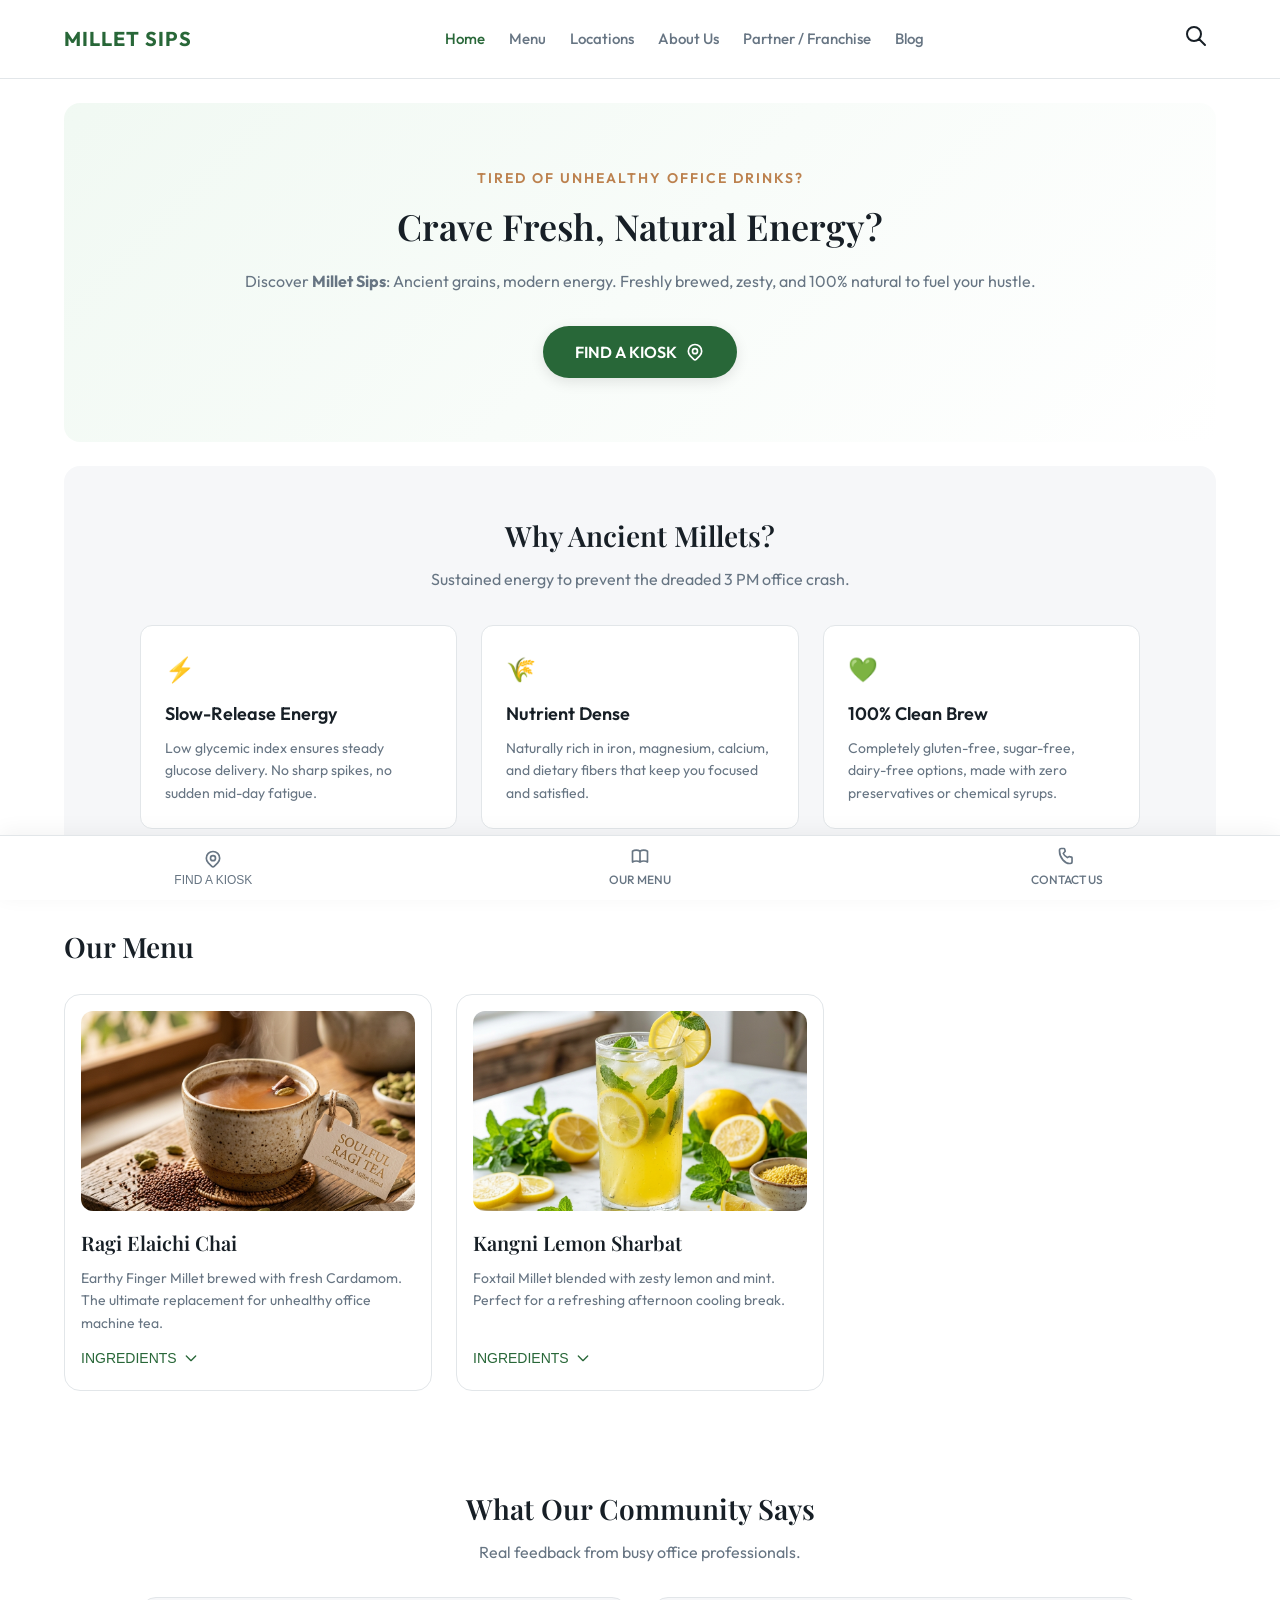
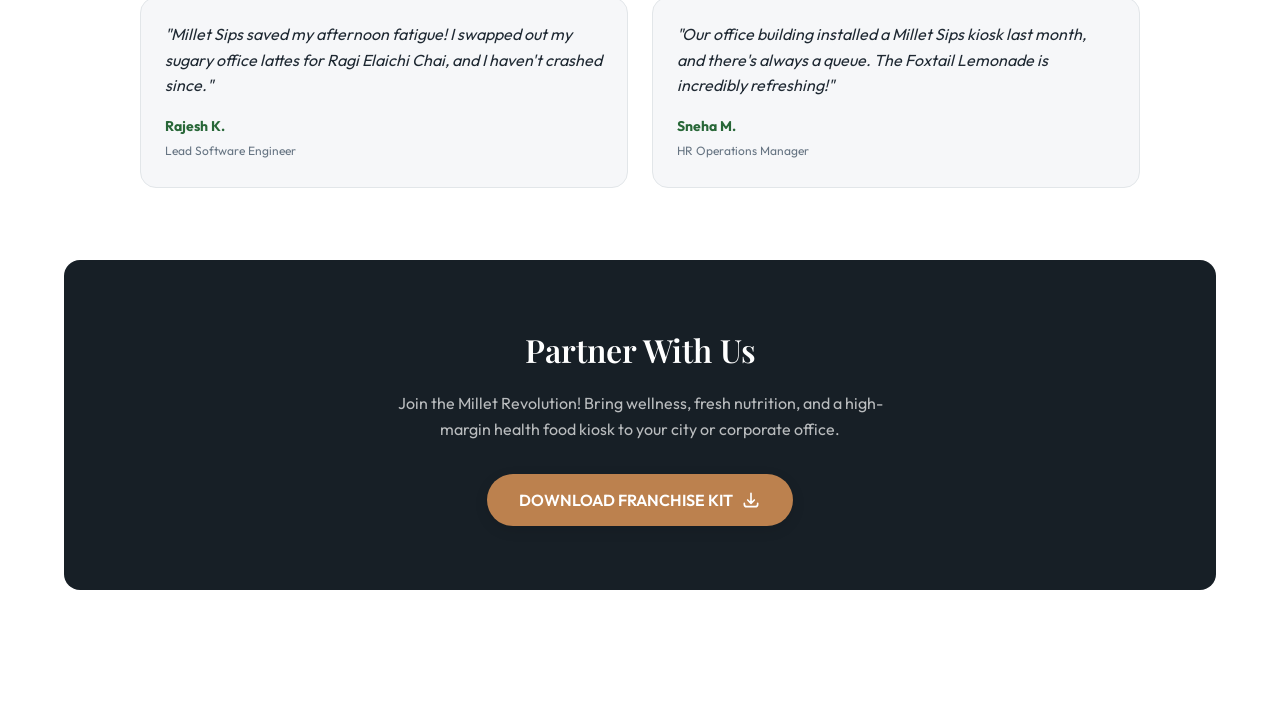
<file: index.html>
<!DOCTYPE html>
<html lang="en">

<head>
  <meta charset="UTF-8">
  <meta name="viewport" content="width=device-width, initial-scale=1.0">
  <title>Millet Sips | Ancient Grains, Modern Energy</title>
  <meta name="description"
    content="Tired of unhealthy office drinks? Discover Millet Sips: ancient grain drinks crafted for modern energy. Sugar-free, clean, and nutritious.">
  <link rel="stylesheet" href="style.css">
</head>

<body>

  <!-- Preloader -->
  <div id="page_preloader">
    <div style="text-align: center;">
      <svg style="width: 50px; height: 50px; color: var(--primary); animation: pulse 1.5s infinite;" fill="none"
        stroke="currentColor" viewBox="0 0 24 24">
        <path stroke-linecap="round" stroke-linejoin="round" stroke-width="2"
          d="M12 3v1m0 16v1m9-9h-1M4 12H3m15.364-6.364l-.707.707M6.343 17.657l-.707-.707m12.728 0l-.707.707M6.343 6.343l-.707-.707M14 12a2 2 0 11-4 0 2 2 0 014 0z">
        </path>
      </svg>
      <div style="margin-top: 12px; font-weight: 500; color: var(--primary);">Brewing Millet Sips...</div>
    </div>
  </div>

  <!-- Header -->
  <header>
    <div class="header-container">
      <button class="menu-trigger" aria-label="Menu" onclick="toggleMobileNav(true)">
        <svg style="width: 24px; height: 24px;" fill="none" stroke="currentColor" viewBox="0 0 24 24">
          <path stroke-linecap="round" stroke-linejoin="round" stroke-width="2" d="M4 6h16M4 12h16M4 18h16"></path>
        </svg>
      </button>
      <a href="index.html" class="logo">
        <span>Millet Sips</span>
      </a>
      <ul class="desktop-nav">
        <li><a href="index.html" class="active">Home</a></li>
        <li><a href="menu.html">Menu</a></li>
        <li><a href="locations.html">Locations</a></li>
        <li><a href="about.html">About Us</a></li>
        <li><a href="contact.html">Partner / Franchise</a></li>
        <li><a href="blog.html">Blog</a></li>
      </ul>
      <div style="display: flex; align-items: center; gap: 12px;">
        <button class="search-trigger" aria-label="Search" onclick="toggleHeaderSearch()">
          <svg style="width: 24px; height: 24px;" fill="none" stroke="currentColor" viewBox="0 0 24 24">
            <path stroke-linecap="round" stroke-linejoin="round" stroke-width="2" d="M21 21l-6-6m2-5a7 7 0 11-14 0 7 7 0 0114 0z"></path>
          </svg>
        </button>
      </div>
    </div>
    <!-- Dropdown Search Bar -->
    <div class="search-bar-dropdown" id="searchDropdown">
      <input type="text" class="search-input" id="headerSearchInput" placeholder="Search menu (e.g. Ragi, Chai, Lassi)..." onkeydown="handleHeaderSearch(event)">
      <button class="search-close" onclick="toggleHeaderSearch(false)">&times;</button>
    </div>
  </header>

  <!-- Mobile Navigation Overlay -->
  <div class="mobile-nav-overlay" id="mobileNav" onclick="toggleMobileNav(false)">
    <div class="mobile-nav-drawer" onclick="event.stopPropagation()">
      <div style="display: flex; justify-content: space-between; align-items: center; margin-bottom: 24px;">
        <span style="font-weight: 700; color: var(--primary);">Navigation</span>
        <button onclick="toggleMobileNav(false)" style="background: none; border: none; font-size: 24px; cursor: pointer;">&times;</button>
      </div>
      <a href="index.html" class="active">Home</a>
      <a href="menu.html">Menu</a>
      <a href="locations.html">Locations</a>
      <a href="about.html">About Us</a>
      <a href="contact.html">Partner / Franchise</a>
      <a href="blog.html">Blog</a>
    </div>
  </div>

  <!-- Main Container -->
  <main>

    <!-- Hero Flow: Problem-Agitation-Solution -->
    <section class="hero">
      <div class="hero-subtitle">Tired of unhealthy office drinks?</div>
      <h1 class="hero-title">Crave Fresh, Natural Energy?</h1>
      <p style="color: var(--text-muted); margin-bottom: 32px; font-size: 16px;">
        Discover <strong>Millet Sips</strong>: Ancient grains, modern energy. Freshly brewed, zesty, and 100% natural to fuel your hustle.
      </p>
      <button class="cta-button" onclick="openKioskModal()">
        <span>FIND A KIOSK</span>
        <svg style="width: 20px; height: 20px;" fill="none" stroke="currentColor" viewBox="0 0 24 24">
          <path stroke-linecap="round" stroke-linejoin="round" stroke-width="2"
            d="M17.657 16.657L13.414 20.9a1.998 1.998 0 01-2.827 0l-4.244-4.243a8 8 0 1111.314 0z"></path>
          <path stroke-linecap="round" stroke-linejoin="round" stroke-width="2" d="M15 11a3 3 0 11-6 0 3 3 0 016 0z">
          </path>
        </svg>
      </button>
    </section>

    <!-- Why Ancient Millets Section -->
    <section style="padding: 48px 24px; text-align: center; background: var(--gray-light); border-radius: var(--border-radius); margin: 24px;">
      <h2 style="font-size: 28px; margin-bottom: 8px;">Why Ancient Millets?</h2>
      <p style="color: var(--text-muted); margin-bottom: 32px; font-size: 16px;">Sustained energy to prevent the dreaded 3 PM office crash.</p>
      
      <div style="display: grid; grid-template-columns: repeat(auto-fit, minmax(250px, 1fr)); gap: 24px; max-width: 1000px; margin: 0 auto;">
        <div style="background: var(--light); padding: 24px; border-radius: 12px; border: 1px solid var(--gray-border); text-align: left;">
          <div style="font-size: 24px; margin-bottom: 12px; color: var(--primary);">⚡</div>
          <h3 style="font-size: 18px; margin-bottom: 8px; font-family: 'Outfit', sans-serif;">Slow-Release Energy</h3>
          <p style="color: var(--text-muted); font-size: 14px;">Low glycemic index ensures steady glucose delivery. No sharp spikes, no sudden mid-day fatigue.</p>
        </div>
        <div style="background: var(--light); padding: 24px; border-radius: 12px; border: 1px solid var(--gray-border); text-align: left;">
          <div style="font-size: 24px; margin-bottom: 12px; color: var(--primary);">🌾</div>
          <h3 style="font-size: 18px; margin-bottom: 8px; font-family: 'Outfit', sans-serif;">Nutrient Dense</h3>
          <p style="color: var(--text-muted); font-size: 14px;">Naturally rich in iron, magnesium, calcium, and dietary fibers that keep you focused and satisfied.</p>
        </div>
        <div style="background: var(--light); padding: 24px; border-radius: 12px; border: 1px solid var(--gray-border); text-align: left;">
          <div style="font-size: 24px; margin-bottom: 12px; color: var(--primary);">💚</div>
          <h3 style="font-size: 18px; margin-bottom: 8px; font-family: 'Outfit', sans-serif;">100% Clean Brew</h3>
          <p style="color: var(--text-muted); font-size: 14px;">Completely gluten-free, sugar-free, dairy-free options, made with zero preservatives or chemical syrups.</p>
        </div>
      </div>
    </section>

    <!-- Product Menu -->
    <section class="menu-section" id="menu">
      <div class="section-header">
        <h2 class="section-title">Our Menu</h2>
      </div>

      <div class="product-grid">
        <!-- Ragi Elaichi Chai -->
        <div class="product-card" onclick="toggleIngredients(this)">
          <div class="product-thumbnail-wrapper">
            <img src="assets/menu/ragi-elaichi-chai.png" alt="Ragi Elaichi Chai" class="product-thumbnail">
          </div>
          <h3 class="product-title">Ragi Elaichi Chai</h3>
          <p class="product-benefit">Earthy Finger Millet brewed with fresh Cardamom. The ultimate replacement for unhealthy office machine tea.</p>
          <button class="ingredients-trigger" aria-expanded="false">
            <span>INGREDIENTS</span>
            <svg style="width: 16px; height: 16px;" fill="none" stroke="currentColor" viewBox="0 0 24 24">
              <path stroke-linecap="round" stroke-linejoin="round" stroke-width="2" d="M19 9l-7 7-7-7"></path>
            </svg>
          </button>
          <div class="ingredients-content">
            <strong>Key Ingredients:</strong> Finger Millet (Ragi), Fresh Elaichi (Cardamom), Natural Jaggery, Almond Milk.
            <br><br>
            <strong>Nutrition:</strong> 95 kcal | Rich in Calcium | High Fiber
          </div>
        </div>

        <!-- Foxtail Lemonade -->
        <div class="product-card" onclick="toggleIngredients(this)">
          <div class="product-thumbnail-wrapper">
            <img src="assets/menu/foxtail-lemonade.png" alt="Kangni Lemon Sharbat" class="product-thumbnail">
          </div>
          <h3 class="product-title">Kangni Lemon Sharbat</h3>
          <p class="product-benefit">Foxtail Millet blended with zesty lemon and mint. Perfect for a refreshing afternoon cooling break.</p>
          <button class="ingredients-trigger" aria-expanded="false">
            <span>INGREDIENTS</span>
            <svg style="width: 16px; height: 16px;" fill="none" stroke="currentColor" viewBox="0 0 24 24">
              <path stroke-linecap="round" stroke-linejoin="round" stroke-width="2" d="M19 9l-7 7-7-7"></path>
            </svg>
          </button>
          <div class="ingredients-content">
            <strong>Key Ingredients:</strong> Foxtail Millet (Kangni), Lemon Juice, Fresh Mint, Raw Honey, Kala Namak (Black Salt).
            <br><br>
            <strong>Nutrition:</strong> 70 kcal | Packed with Vitamin C | Natural Cooler
          </div>
        </div>
      </div>
    </section>

    <!-- What Customers Say (Social Proof) -->
    <section style="padding: 48px 24px; text-align: center; margin: 24px;">
      <h2 style="font-size: 28px; margin-bottom: 8px;">What Our Community Says</h2>
      <p style="color: var(--text-muted); margin-bottom: 32px; font-size: 16px;">Real feedback from busy office professionals.</p>
      
      <div style="display: grid; grid-template-columns: repeat(auto-fit, minmax(280px, 1fr)); gap: 24px; max-width: 1000px; margin: 0 auto; text-align: left;">
        <div style="background: var(--gray-light); padding: 24px; border-radius: var(--border-radius); border: 1px solid var(--gray-border);">
          <p style="font-style: italic; color: var(--text-main); margin-bottom: 16px;">"Millet Sips saved my afternoon fatigue! I swapped out my sugary office lattes for Ragi Elaichi Chai, and I haven't crashed since."</p>
          <strong style="display: block; font-size: 14px; color: var(--primary);">Rajesh K.</strong>
          <span style="font-size: 12px; color: var(--text-muted);">Lead Software Engineer</span>
        </div>
        <div style="background: var(--gray-light); padding: 24px; border-radius: var(--border-radius); border: 1px solid var(--gray-border);">
          <p style="font-style: italic; color: var(--text-main); margin-bottom: 16px;">"Our office building installed a Millet Sips kiosk last month, and there's always a queue. The Foxtail Lemonade is incredibly refreshing!"</p>
          <strong style="display: block; font-size: 14px; color: var(--primary);">Sneha M.</strong>
          <span style="font-size: 12px; color: var(--text-muted);">HR Operations Manager</span>
        </div>
      </div>
    </section>

    <!-- Partner With Us -->
    <section class="partner-section" id="partner">
      <h2>Partner With Us</h2>
      <p class="partner-description">
        Join the Millet Revolution! Bring wellness, fresh nutrition, and a high-margin health food kiosk to your city or
        corporate office.
      </p>
      <button class="cta-button partner-button" onclick="openFranchiseModal()">
        <span>DOWNLOAD FRANCHISE KIT</span>
        <svg style="width: 20px; height: 20px;" fill="none" stroke="currentColor" viewBox="0 0 24 24">
          <path stroke-linecap="round" stroke-linejoin="round" stroke-width="2"
            d="M4 16v1a3 3 0 003 3h10a3 3 0 003-3v-1m-4-4l-4 4m0 0l-4-4m4 4V4"></path>
        </svg>
      </button>
    </section>

  </main>

  <!-- Sticky Bottom Navigation Bar -->
  <nav class="sticky-bottom-nav">
    <button class="nav-item" onclick="openKioskModal()">
      <svg fill="none" stroke="currentColor" viewBox="0 0 24 24">
        <path stroke-linecap="round" stroke-linejoin="round" stroke-width="2"
          d="M17.657 16.657L13.414 20.9a1.998 1.998 0 01-2.827 0l-4.244-4.243a8 8 0 1111.314 0z"></path>
        <path stroke-linecap="round" stroke-linejoin="round" stroke-width="2" d="M15 11a3 3 0 11-6 0 3 3 0 016 0z">
        </path>
      </svg>
      <span>FIND A KIOSK</span>
    </button>
    <a href="#menu" class="nav-item">
      <svg fill="none" stroke="currentColor" viewBox="0 0 24 24">
        <path stroke-linecap="round" stroke-linejoin="round" stroke-width="2"
          d="M12 6.253v13m0-13C10.832 5.477 9.246 5 7.5 5S4.168 5.477 3 6.253v13C4.168 18.477 5.754 18 7.5 18s3.332.477 4.5 1.253m0-13C13.168 5.477 14.754 5 16.5 5c1.747 0 3.332.477 4.5 1.253v13C19.832 18.477 18.247 18 16.5 18c-1.746 0-3.332.477-4.5 1.253">
        </path>
      </svg>
      <span>OUR MENU</span>
    </a>
    <a href="contact.html" class="nav-item">
      <svg fill="none" stroke="currentColor" viewBox="0 0 24 24">
        <path stroke-linecap="round" stroke-linejoin="round" stroke-width="2"
          d="M3 5a2 2 0 012-2h3.28a1 1 0 01.94.725l.548 2.2a1 1 0 00.099.281L7.5 9a10.518 10.518 0 004.897 4.897l1.703-1.077a1 1 0 011.02-.08l2.2.547a1 1 0 01.725.94V19a2 2 0 01-2 2h-1C9.716 21 3 14.284 3 6V5z">
        </path>
      </svg>
      <span>CONTACT US</span>
    </a>
  </nav>

  <!-- Kiosk Locator Modal -->
  <div class="modal" id="kioskModal">
    <div class="modal-content">
      <button class="close-modal" onclick="closeKioskModal()">&times;</button>
      <h3 style="margin-bottom: 16px;">Find a Millet Sips Kiosk</h3>
      <div style="max-height: 250px; overflow-y: auto; text-align: left;">
        <div style="padding: 12px; border-bottom: 1px solid var(--gray-border);">
          <strong>Silicon Valley Tech Park - Vending A</strong>
          <p style="font-size: 14px; color: var(--text-muted);">Tower 2, Lobby Area (Opposite Cafeteria)</p>
        </div>
        <div style="padding: 12px; border-bottom: 1px solid var(--gray-border);">
          <strong>Grand Central Corporate Arcade</strong>
          <p style="font-size: 14px; color: var(--text-muted);">Ground Floor, East Wing Corridor</p>
        </div>
        <div style="padding: 12px;">
          <strong>Downtown Wellness Plaza Kiosk</strong>
          <p style="font-size: 14px; color: var(--text-muted);">Entrance Galleria (Next to Organics Store)</p>
        </div>
      </div>
    </div>
  </div>

  <!-- Franchise Kit Modal -->
  <div class="modal" id="franchiseModal">
    <div class="modal-content">
      <button class="close-modal" onclick="closeFranchiseModal()">&times;</button>
      <h3 style="margin-bottom: 16px;">Download Franchise Kit</h3>
      <form id="franchiseForm" onsubmit="submitFranchiseForm(event)">
        <div class="form-group">
          <label for="partnerName">Name</label>
          <input type="text" id="partnerName" class="form-control" placeholder="Enter your name" required>
        </div>
        <div class="form-group">
          <label for="partnerEmail">Email Address</label>
          <input type="email" id="partnerEmail" class="form-control" placeholder="Enter your email" required>
        </div>
        <div class="form-group">
          <label for="partnerCity">Target City/Office Location</label>
          <input type="text" id="partnerCity" class="form-control" placeholder="Enter your city/office" required>
        </div>
        <button type="submit" class="cta-button" style="width: 100%; border-radius: 8px;">GET KIT &amp; ROI
          INFO</button>
      </form>
    </div>
  </div>

  <!-- Toast Notification -->
  <div class="toast" id="toast"></div>

  <script src="app.js"></script>
</body>

</html>
</file>
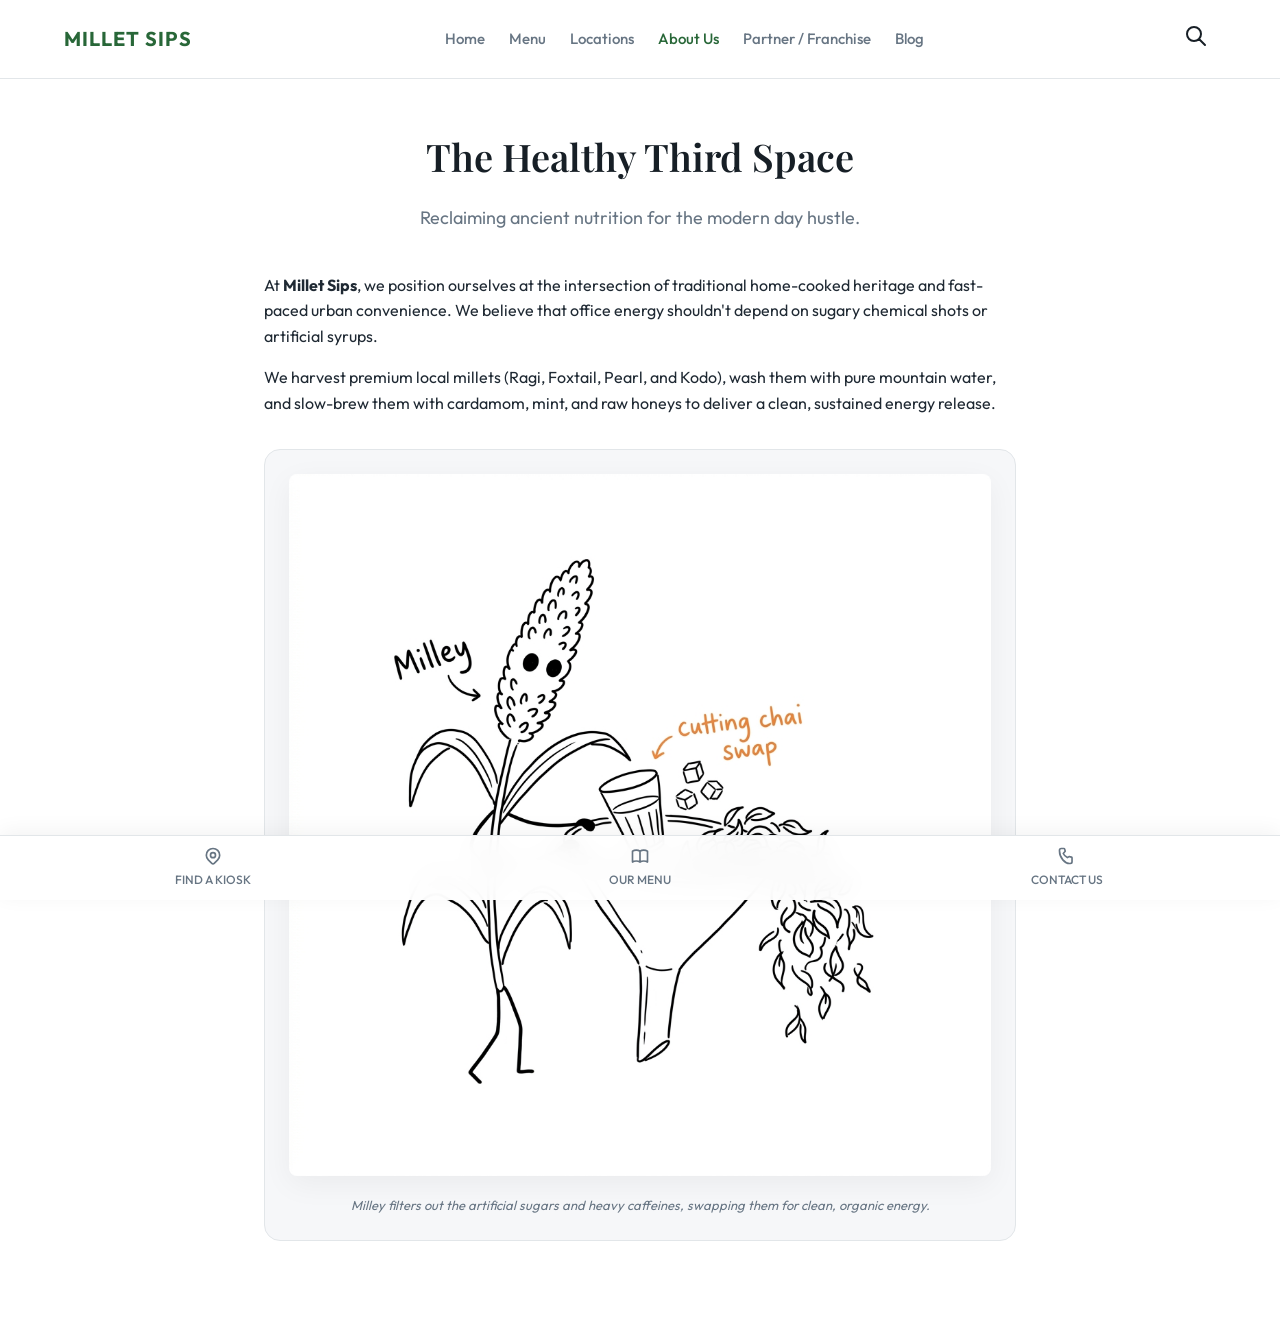
<file: about.html>
<!DOCTYPE html>
<html lang="en">
<head>
  <meta charset="UTF-8">
  <meta name="viewport" content="width=device-width, initial-scale=1.0">
  <title>About Us | Millet Sips</title>
  <meta name="description" content="Learn about Millet Sips: our mission to bring ancient organic millets into modern office spaces and fast-paced urban lifestyles.">
  <link rel="stylesheet" href="style.css">
</head>
<body>

  <!-- Header -->
  <header>
    <div class="header-container">
      <button class="menu-trigger" aria-label="Menu" onclick="toggleMobileNav(true)">
        <svg style="width: 24px; height: 24px;" fill="none" stroke="currentColor" viewBox="0 0 24 24">
          <path stroke-linecap="round" stroke-linejoin="round" stroke-width="2" d="M4 6h16M4 12h16M4 18h16"></path>
        </svg>
      </button>
      <a href="index.html" class="logo">
        <span>Millet Sips</span>
      </a>
      <ul class="desktop-nav">
        <li><a href="index.html">Home</a></li>
        <li><a href="menu.html">Menu</a></li>
        <li><a href="locations.html">Locations</a></li>
        <li><a href="about.html" class="active">About Us</a></li>
        <li><a href="contact.html">Partner / Franchise</a></li>
        <li><a href="blog.html">Blog</a></li>
      </ul>
      <div style="display: flex; align-items: center; gap: 12px;">
        <button class="search-trigger" aria-label="Search" onclick="toggleHeaderSearch()">
          <svg style="width: 24px; height: 24px;" fill="none" stroke="currentColor" viewBox="0 0 24 24">
            <path stroke-linecap="round" stroke-linejoin="round" stroke-width="2" d="M21 21l-6-6m2-5a7 7 0 11-14 0 7 7 0 0114 0z"></path>
          </svg>
        </button>
      </div>
    </div>
    <!-- Dropdown Search Bar -->
    <div class="search-bar-dropdown" id="searchDropdown">
      <input type="text" class="search-input" id="headerSearchInput" placeholder="Search menu (e.g. Ragi, Chai, Lassi)..." onkeydown="handleHeaderSearch(event)">
      <button class="search-close" onclick="toggleHeaderSearch(false)">&times;</button>
    </div>
  </header>

  <!-- Mobile Navigation Overlay -->
  <div class="mobile-nav-overlay" id="mobileNav" onclick="toggleMobileNav(false)">
    <div class="mobile-nav-drawer" onclick="event.stopPropagation()">
      <div style="display: flex; justify-content: space-between; align-items: center; margin-bottom: 24px;">
        <span style="font-weight: 700; color: var(--primary);">Navigation</span>
        <button onclick="toggleMobileNav(false)" style="background: none; border: none; font-size: 24px; cursor: pointer;">&times;</button>
      </div>
      <a href="index.html">Home</a>
      <a href="menu.html">Menu</a>
      <a href="locations.html">Locations</a>
      <a href="about.html" class="active">About Us</a>
      <a href="contact.html">Partner / Franchise</a>
      <a href="blog.html">Blog</a>
    </div>
  </div>

  <!-- Subpage Content -->
  <div class="subpage-container">
    <h1 class="subpage-title">The Healthy Third Space</h1>
    <p class="subpage-subtitle">Reclaiming ancient nutrition for the modern day hustle.</p>

    <div style="font-size: 16px; color: var(--text-main); margin-bottom: 32px;">
      <p style="margin-bottom: 16px;">
        At <strong>Millet Sips</strong>, we position ourselves at the intersection of traditional home-cooked heritage and fast-paced urban convenience. We believe that office energy shouldn't depend on sugary chemical shots or artificial syrups.
      </p>
      <p style="margin-bottom: 16px;">
        We harvest premium local millets (Ragi, Foxtail, Pearl, and Kodo), wash them with pure mountain water, and slow-brew them with cardamom, mint, and raw honeys to deliver a clean, sustained energy release.
      </p>
    </div>

    <!-- Illustration Box -->
    <div class="illustration-box about-illustration">
      <img src="assets/illustrations/01-caffeine-filter.png" alt="Caffeine Swap Illustration">
      <div class="illustration-caption">Milley filters out the artificial sugars and heavy caffeines, swapping them for clean, organic energy.</div>
    </div>
  </div>

  <!-- Sticky Bottom Navigation Bar -->
  <nav class="sticky-bottom-nav">
    <a href="locations.html" class="nav-item">
      <svg fill="none" stroke="currentColor" viewBox="0 0 24 24">
        <path stroke-linecap="round" stroke-linejoin="round" stroke-width="2" d="M17.657 16.657L13.414 20.9a1.998 1.998 0 01-2.827 0l-4.244-4.243a8 8 0 1111.314 0z"></path>
        <path stroke-linecap="round" stroke-linejoin="round" stroke-width="2" d="M15 11a3 3 0 11-6 0 3 3 0 016 0z"></path>
      </svg>
      <span>FIND A KIOSK</span>
    </a>
    <a href="menu.html" class="nav-item">
      <svg fill="none" stroke="currentColor" viewBox="0 0 24 24">
        <path stroke-linecap="round" stroke-linejoin="round" stroke-width="2" d="M12 6.253v13m0-13C10.832 5.477 9.246 5 7.5 5S4.168 5.477 3 6.253v13C4.168 18.477 5.754 18 7.5 18s3.332.477 4.5 1.253m0-13C13.168 5.477 14.754 5 16.5 5c1.747 0 3.332.477 4.5 1.253v13C19.832 18.477 18.247 18 16.5 18c-1.746 0-3.332.477-4.5 1.253"></path>
      </svg>
      <span>OUR MENU</span>
    </a>
    <a href="contact.html" class="nav-item">
      <svg fill="none" stroke="currentColor" viewBox="0 0 24 24">
        <path stroke-linecap="round" stroke-linejoin="round" stroke-width="2" d="M3 5a2 2 0 012-2h3.28a1 1 0 01.94.725l.548 2.2a1 1 0 00.099.281L7.5 9a10.518 10.518 0 004.897 4.897l1.703-1.077a1 1 0 011.02-.08l2.2.547a1 1 0 01.725.94V19a2 2 0 01-2 2h-1C9.716 21 3 14.284 3 6V5z"></path>
      </svg>
      <span>CONTACT US</span>
    </a>
  </nav>

  <!-- Toast Notification -->
  <div class="toast" id="toast"></div>

  <script src="app.js"></script>
</body>
</html>
</file>
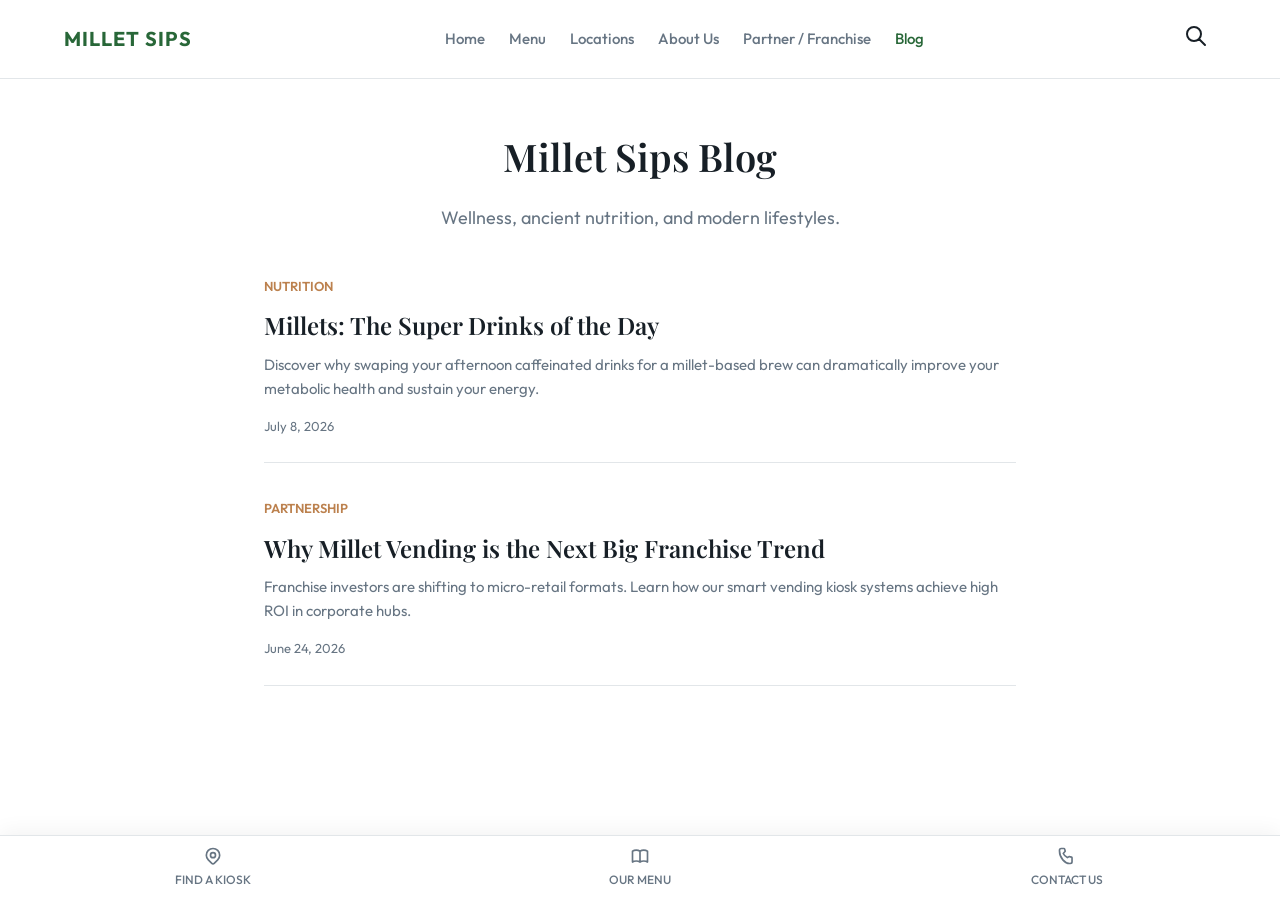
<file: blog.html>
<!DOCTYPE html>
<html lang="en">

<head>
  <meta charset="UTF-8">
  <meta name="viewport" content="width=device-width, initial-scale=1.0">
  <title>Blog & Insights | Millet Sips</title>
  <meta name="description"
    content="Discover wellness tips, recipes, and insights about ancient grains and natural office nutrition.">
  <link rel="stylesheet" href="style.css">
</head>

<body>

  <!-- Header -->
  <header>
    <div class="header-container">
      <button class="menu-trigger" aria-label="Menu" onclick="toggleMobileNav(true)">
        <svg style="width: 24px; height: 24px;" fill="none" stroke="currentColor" viewBox="0 0 24 24">
          <path stroke-linecap="round" stroke-linejoin="round" stroke-width="2" d="M4 6h16M4 12h16M4 18h16"></path>
        </svg>
      </button>
      <a href="index.html" class="logo">
        <span>Millet Sips</span>
      </a>
      <ul class="desktop-nav">
        <li><a href="index.html">Home</a></li>
        <li><a href="menu.html">Menu</a></li>
        <li><a href="locations.html">Locations</a></li>
        <li><a href="about.html">About Us</a></li>
        <li><a href="contact.html">Partner / Franchise</a></li>
        <li><a href="blog.html" class="active">Blog</a></li>
      </ul>
      <button class="search-trigger" aria-label="Search" onclick="toggleHeaderSearch()">
        <svg style="width: 24px; height: 24px;" fill="none" stroke="currentColor" viewBox="0 0 24 24">
          <path stroke-linecap="round" stroke-linejoin="round" stroke-width="2"
            d="M21 21l-6-6m2-5a7 7 0 11-14 0 7 7 0 0114 0z"></path>
        </svg>
      </button>
    </div>
    <!-- Dropdown Search Bar -->
    <div class="search-bar-dropdown" id="searchDropdown">
      <input type="text" class="search-input" id="headerSearchInput" placeholder="Search menu (e.g. Ragi, Chai, Lassi)..." onkeydown="handleHeaderSearch(event)">
      <button class="search-close" onclick="toggleHeaderSearch(false)">&times;</button>
    </div>
  </header>

  <!-- Mobile Navigation Overlay -->
  <div class="mobile-nav-overlay" id="mobileNav" onclick="toggleMobileNav(false)">
    <div class="mobile-nav-drawer" onclick="event.stopPropagation()">
      <div style="display: flex; justify-content: space-between; align-items: center; margin-bottom: 24px;">
        <span style="font-weight: 700; color: var(--primary);">Navigation</span>
        <button onclick="toggleMobileNav(false)"
          style="background: none; border: none; font-size: 24px; cursor: pointer;">&times;</button>
      </div>
      <a href="index.html">Home</a>
      <a href="menu.html">Menu</a>
      <a href="locations.html">Locations</a>
      <a href="about.html">About Us</a>
      <a href="contact.html">Partner / Franchise</a>
      <a href="blog.html" class="active">Blog</a>
    </div>
  </div>

  <!-- Subpage Content -->
  <div class="subpage-container">
    <h1 class="subpage-title">Millet Sips Blog</h1>
    <p class="subpage-subtitle">Wellness, ancient nutrition, and modern lifestyles.</p>

    <!-- Blog Posts Grid -->
    <div style="display: grid; gap: 32px;">
      <!-- Post 1 -->
      <article style="border-bottom: 1px solid var(--gray-border); padding-bottom: 24px;">
        <span
          style="color: var(--secondary); font-size: 13px; font-weight: 600; text-transform: uppercase;">Nutrition</span>
        <h2 style="font-size: 24px; margin: 8px 0;"><a href="blog/millets-super-drinks.html" style="color: var(--dark); text-decoration: none;">Millets: The Super Drinks of the Day</a></h2>
        <p style="color: var(--text-muted); font-size: 15px; margin-bottom: 12px;">
          Discover why swaping your afternoon caffeinated drinks for a millet-based brew can dramatically improve your
          metabolic health and sustain your energy.
        </p>
        <span style="color: var(--text-muted); font-size: 13px;">July 8, 2026</span>
      </article>

      <!-- Post 2 -->
      <article style="border-bottom: 1px solid var(--gray-border); padding-bottom: 24px;">
        <span
          style="color: var(--secondary); font-size: 13px; font-weight: 600; text-transform: uppercase;">Partnership</span>
        <h2 style="font-size: 24px; margin: 8px 0;"><a href="blog/vending-franchise-trends.html" style="color: var(--dark); text-decoration: none;">Why Millet Vending is the Next Big Franchise Trend</a></h2>
        <p style="color: var(--text-muted); font-size: 15px; margin-bottom: 12px;">
          Franchise investors are shifting to micro-retail formats. Learn how our smart vending kiosk systems achieve
          high ROI in corporate hubs.
        </p>
        <span style="color: var(--text-muted); font-size: 13px;">June 24, 2026</span>
      </article>
    </div>
  </div>

  <!-- Sticky Bottom Navigation Bar -->
  <nav class="sticky-bottom-nav">
    <a href="locations.html" class="nav-item">
      <svg fill="none" stroke="currentColor" viewBox="0 0 24 24">
        <path stroke-linecap="round" stroke-linejoin="round" stroke-width="2"
          d="M17.657 16.657L13.414 20.9a1.998 1.998 0 01-2.827 0l-4.244-4.243a8 8 0 1111.314 0z"></path>
        <path stroke-linecap="round" stroke-linejoin="round" stroke-width="2" d="M15 11a3 3 0 11-6 0 3 3 0 016 0z">
        </path>
      </svg>
      <span>FIND A KIOSK</span>
    </a>
    <a href="menu.html" class="nav-item">
      <svg fill="none" stroke="currentColor" viewBox="0 0 24 24">
        <path stroke-linecap="round" stroke-linejoin="round" stroke-width="2"
          d="M12 6.253v13m0-13C10.832 5.477 9.246 5 7.5 5S4.168 5.477 3 6.253v13C4.168 18.477 5.754 18 7.5 18s3.332.477 4.5 1.253m0-13C13.168 5.477 14.754 5 16.5 5c1.747 0 3.332.477 4.5 1.253v13C19.832 18.477 18.247 18 16.5 18c-1.746 0-3.332.477-4.5 1.253">
        </path>
      </svg>
      <span>OUR MENU</span>
    </a>
    <a href="contact.html" class="nav-item">
      <svg fill="none" stroke="currentColor" viewBox="0 0 24 24">
        <path stroke-linecap="round" stroke-linejoin="round" stroke-width="2"
          d="M3 5a2 2 0 012-2h3.28a1 1 0 01.94.725l.548 2.2a1 1 0 00.099.281L7.5 9a10.518 10.518 0 004.897 4.897l1.703-1.077a1 1 0 011.02-.08l2.2.547a1 1 0 01.725.94V19a2 2 0 01-2 2h-1C9.716 21 3 14.284 3 6V5z">
        </path>
      </svg>
      <span>CONTACT US</span>
    </a>
  </nav>

  <!-- Toast Notification -->
  <div class="toast" id="toast"></div>

  <script src="app.js"></script>
</body>

</html>
</file>
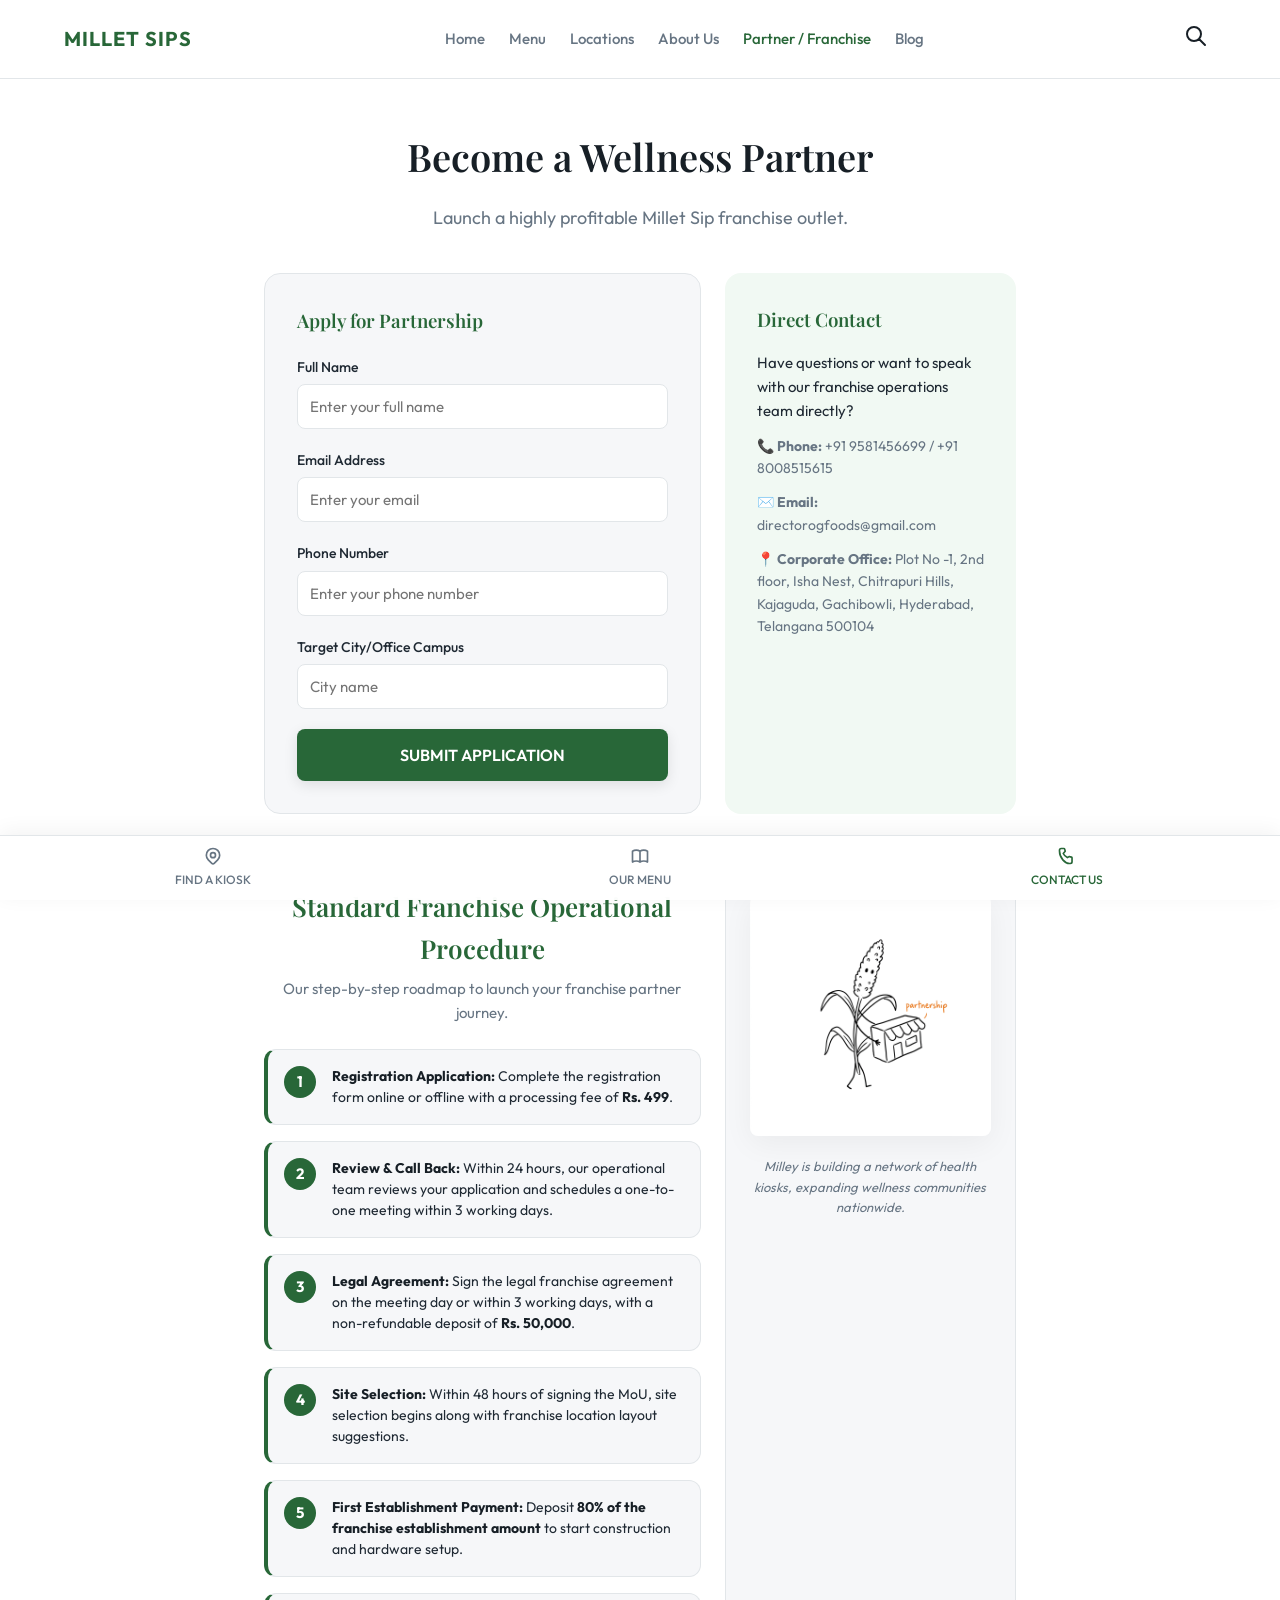
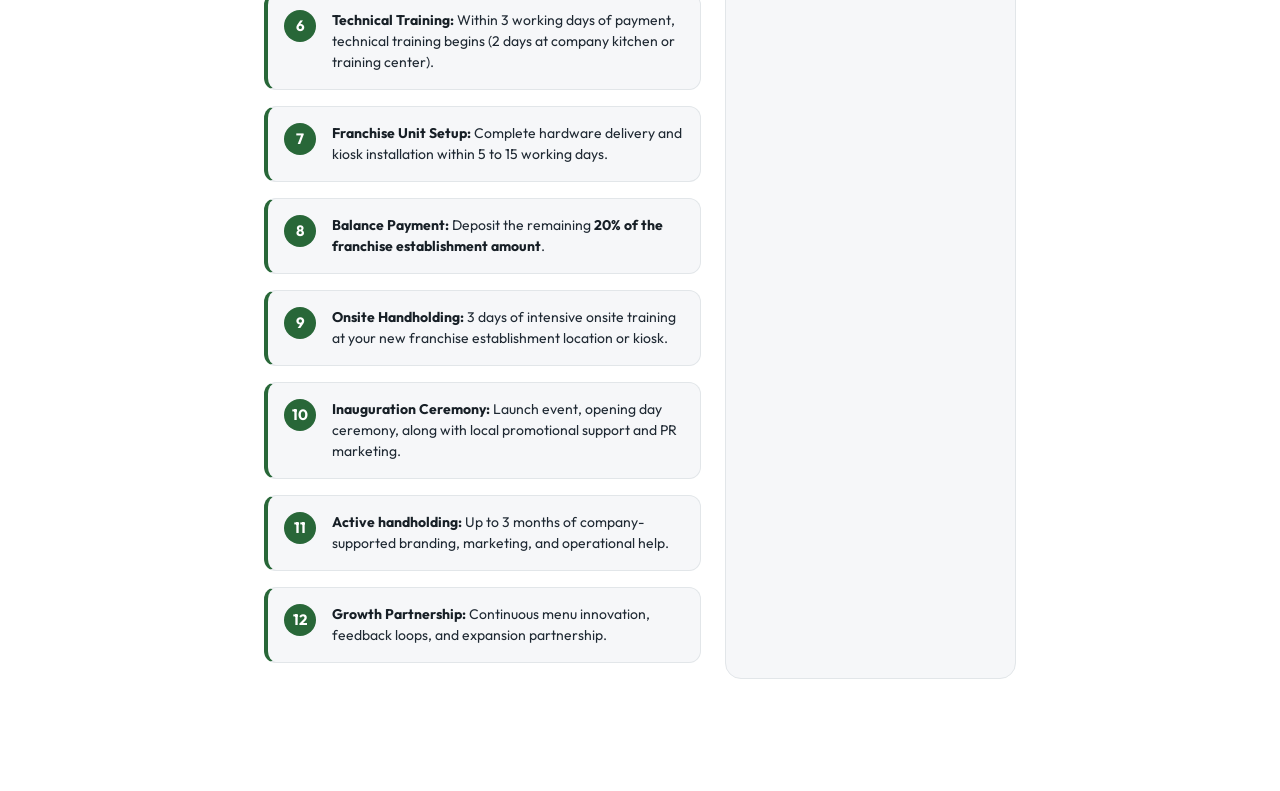
<file: contact.html>
<!DOCTYPE html>
<html lang="en">

<head>
  <meta charset="UTF-8">
  <meta name="viewport" content="width=device-width, initial-scale=1.0">
  <title>Partner & Franchise | Millet Sips</title>
  <meta name="description"
    content="Bring Millet Sips to your city or tech park. Apply for franchise opportunities and get detailed ROI sheets.">
  <link rel="stylesheet" href="style.css">
</head>

<body>

  <!-- Header -->
  <header>
    <div class="header-container">
      <button class="menu-trigger" aria-label="Menu" onclick="toggleMobileNav(true)">
        <svg style="width: 24px; height: 24px;" fill="none" stroke="currentColor" viewBox="0 0 24 24">
          <path stroke-linecap="round" stroke-linejoin="round" stroke-width="2" d="M4 6h16M4 12h16M4 18h16"></path>
        </svg>
      </button>
      <a href="index.html" class="logo">
        <span>Millet Sips</span>
      </a>
      <ul class="desktop-nav">
        <li><a href="index.html">Home</a></li>
        <li><a href="menu.html">Menu</a></li>
        <li><a href="locations.html">Locations</a></li>
        <li><a href="about.html">About Us</a></li>
        <li><a href="contact.html" class="active">Partner / Franchise</a></li>
        <li><a href="blog.html">Blog</a></li>
      </ul>
      <button class="search-trigger" aria-label="Search" onclick="toggleHeaderSearch()">
        <svg style="width: 24px; height: 24px;" fill="none" stroke="currentColor" viewBox="0 0 24 24">
          <path stroke-linecap="round" stroke-linejoin="round" stroke-width="2"
            d="M21 21l-6-6m2-5a7 7 0 11-14 0 7 7 0 0114 0z"></path>
        </svg>
      </button>
    </div>
    <!-- Dropdown Search Bar -->
    <div class="search-bar-dropdown" id="searchDropdown">
      <input type="text" class="search-input" id="headerSearchInput" placeholder="Search menu (e.g. Ragi, Chai, Lassi)..." onkeydown="handleHeaderSearch(event)">
      <button class="search-close" onclick="toggleHeaderSearch(false)">&times;</button>
    </div>
  </header>

  <!-- Mobile Navigation Overlay -->
  <div class="mobile-nav-overlay" id="mobileNav" onclick="toggleMobileNav(false)">
    <div class="mobile-nav-drawer" onclick="event.stopPropagation()">
      <div style="display: flex; justify-content: space-between; align-items: center; margin-bottom: 24px;">
        <span style="font-weight: 700; color: var(--primary);">Navigation</span>
        <button onclick="toggleMobileNav(false)"
          style="background: none; border: none; font-size: 24px; cursor: pointer;">&times;</button>
      </div>
      <a href="index.html">Home</a>
      <a href="menu.html">Menu</a>
      <a href="locations.html">Locations</a>
      <a href="about.html">About Us</a>
      <a href="contact.html" class="active">Partner / Franchise</a>
      <a href="blog.html">Blog</a>
    </div>
  </div>

  <!-- Subpage Content -->
  <div class="subpage-container">
    <h1 class="subpage-title">Become a Wellness Partner</h1>
    <p class="subpage-subtitle">Launch a highly profitable Millet Sip franchise outlet.</p>

    <!-- Franchise Form -->
    <div class="contact-grid" style="display: grid; gap: 24px; margin-bottom: 32px;">
      <div
        style="background: var(--gray-light); border: 1px solid var(--gray-border); padding: 32px; border-radius: var(--border-radius);">
        <h3 style="margin-bottom: 20px; color: var(--primary);">Apply for Partnership</h3>
        <form id="partnerPageForm" onsubmit="submitPartnerForm(event)">
          <div class="form-group">
            <label for="pName">Full Name</label>
            <input type="text" id="pName" class="form-control" placeholder="Enter your full name" required>
          </div>
          <div class="form-group">
            <label for="pEmail">Email Address</label>
            <input type="email" id="pEmail" class="form-control" placeholder="Enter your email" required>
          </div>
          <div class="form-group">
            <label for="pPhone">Phone Number</label>
            <input type="tel" id="pPhone" class="form-control" placeholder="Enter your phone number" required>
          </div>
          <div class="form-group">
            <label for="pCity">Target City/Office Campus</label>
            <input type="text" id="pCity" class="form-control" placeholder="City name" required>
          </div>
          <button type="submit" class="cta-button" style="width: 100%; border-radius: 8px;">SUBMIT APPLICATION</button>
        </form>
      </div>

      <div
        style="background: var(--primary-light); border: 1px solid rgba(var(--primary-base), 44%, 28%, 0.1); padding: 32px; border-radius: var(--border-radius); text-align: left;">
        <h3 style="margin-bottom: 16px; color: var(--primary);">Direct Contact</h3>
        <p style="margin-bottom: 12px; font-size: 15px; color: var(--text-main);">
          Have questions or want to speak with our franchise operations team directly?
        </p>
        <div style="font-size: 14px; color: var(--text-muted); display: grid; gap: 12px;">
          <div>📞 <strong>Phone:</strong> +91 9581456699 / +91 8008515615</div>
          <div>✉️ <strong>Email:</strong> directorogfoods@gmail.com</div>
          <div>📍 <strong>Corporate Office:</strong> Plot No -1, 2nd floor, Isha Nest, Chitrapuri Hills, Kajaguda,
            Gachibowli, Hyderabad, Telangana 500104</div>
        </div>
      </div>

      <!-- SOP Section -->
      <div class="sop-section">
        <h2 style="font-size: 26px; color: var(--primary); margin-bottom: 8px; text-align: center;">Standard Franchise
          Operational Procedure</h2>
        <p style="color: var(--text-muted); font-size: 15px; text-align: center; margin-bottom: 24px;">Our step-by-step
          roadmap to launch your franchise partner journey.</p>

        <div class="sop-timeline">
          <div class="sop-step">
            <div class="sop-number">1</div>
            <div class="sop-text"><strong>Registration Application:</strong> Complete the registration form online or
              offline with a processing fee of <strong>Rs. 499</strong>.</div>
          </div>
          <div class="sop-step">
            <div class="sop-number">2</div>
            <div class="sop-text"><strong>Review & Call Back:</strong> Within 24 hours, our operational team reviews
              your application and schedules a one-to-one meeting within 3 working days.</div>
          </div>
          <div class="sop-step">
            <div class="sop-number">3</div>
            <div class="sop-text"><strong>Legal Agreement:</strong> Sign the legal franchise agreement on the meeting
              day or within 3 working days, with a non-refundable deposit of <strong>Rs. 50,000</strong>.</div>
          </div>
          <div class="sop-step">
            <div class="sop-number">4</div>
            <div class="sop-text"><strong>Site Selection:</strong> Within 48 hours of signing the MoU, site selection
              begins along with franchise location layout suggestions.</div>
          </div>
          <div class="sop-step">
            <div class="sop-number">5</div>
            <div class="sop-text"><strong>First Establishment Payment:</strong> Deposit <strong>80% of the franchise
                establishment amount</strong> to start construction and hardware setup.</div>
          </div>
          <div class="sop-step">
            <div class="sop-number">6</div>
            <div class="sop-text"><strong>Technical Training:</strong> Within 3 working days of payment, technical
              training begins (2 days at company kitchen or training center).</div>
          </div>
          <div class="sop-step">
            <div class="sop-number">7</div>
            <div class="sop-text"><strong>Franchise Unit Setup:</strong> Complete hardware delivery and kiosk
              installation within 5 to 15 working days.</div>
          </div>
          <div class="sop-step">
            <div class="sop-number">8</div>
            <div class="sop-text"><strong>Balance Payment:</strong> Deposit the remaining <strong>20% of the franchise
                establishment amount</strong>.</div>
          </div>
          <div class="sop-step">
            <div class="sop-number">9</div>
            <div class="sop-text"><strong>Onsite Handholding:</strong> 3 days of intensive onsite training at your new
              franchise establishment location or kiosk.</div>
          </div>
          <div class="sop-step">
            <div class="sop-number">10</div>
            <div class="sop-text"><strong>Inauguration Ceremony:</strong> Launch event, opening day ceremony, along with
              local promotional support and PR marketing.</div>
          </div>
          <div class="sop-step">
            <div class="sop-number">11</div>
            <div class="sop-text"><strong>Active handholding:</strong> Up to 3 months of company-supported branding,
              marketing, and operational help.</div>
          </div>
          <div class="sop-step">
            <div class="sop-number">12</div>
            <div class="sop-text"><strong>Growth Partnership:</strong> Continuous menu innovation, feedback loops, and
              expansion partnership.</div>
          </div>
        </div>
      </div>

      <!-- Illustration Box -->
      <div class="illustration-box">
        <img src="assets/illustrations/03-franchise-partner.png" alt="Franchise Partner Illustration">
        <div class="illustration-caption">Milley is building a network of health kiosks, expanding wellness communities
          nationwide.</div>
      </div>
    </div>

    <!-- Sticky Bottom Navigation Bar -->
    <nav class="sticky-bottom-nav">
      <a href="locations.html" class="nav-item">
        <svg fill="none" stroke="currentColor" viewBox="0 0 24 24">
          <path stroke-linecap="round" stroke-linejoin="round" stroke-width="2"
            d="M17.657 16.657L13.414 20.9a1.998 1.998 0 01-2.827 0l-4.244-4.243a8 8 0 1111.314 0z"></path>
          <path stroke-linecap="round" stroke-linejoin="round" stroke-width="2" d="M15 11a3 3 0 11-6 0 3 3 0 016 0z">
          </path>
        </svg>
        <span>FIND A KIOSK</span>
      </a>
      <a href="menu.html" class="nav-item">
        <svg fill="none" stroke="currentColor" viewBox="0 0 24 24">
          <path stroke-linecap="round" stroke-linejoin="round" stroke-width="2"
            d="M12 6.253v13m0-13C10.832 5.477 9.246 5 7.5 5S4.168 5.477 3 6.253v13C4.168 18.477 5.754 18 7.5 18s3.332.477 4.5 1.253m0-13C13.168 5.477 14.754 5 16.5 5c1.747 0 3.332.477 4.5 1.253v13C19.832 18.477 18.247 18 16.5 18c-1.746 0-3.332.477-4.5 1.253">
          </path>
        </svg>
        <span>OUR MENU</span>
      </a>
      <a href="contact.html" class="nav-item active">
        <svg fill="none" stroke="currentColor" viewBox="0 0 24 24">
          <path stroke-linecap="round" stroke-linejoin="round" stroke-width="2"
            d="M3 5a2 2 0 012-2h3.28a1 1 0 01.94.725l.548 2.2a1 1 0 00.099.281L7.5 9a10.518 10.518 0 004.897 4.897l1.703-1.077a1 1 0 011.02-.08l2.2.547a1 1 0 01.725.94V19a2 2 0 01-2 2h-1C9.716 21 3 14.284 3 6V5z">
          </path>
        </svg>
        <span>CONTACT US</span>
      </a>
    </nav>

    <!-- Toast Notification -->
    <div class="toast" id="toast"></div>

    <script src="app.js"></script>
</body>

</html>
</file>
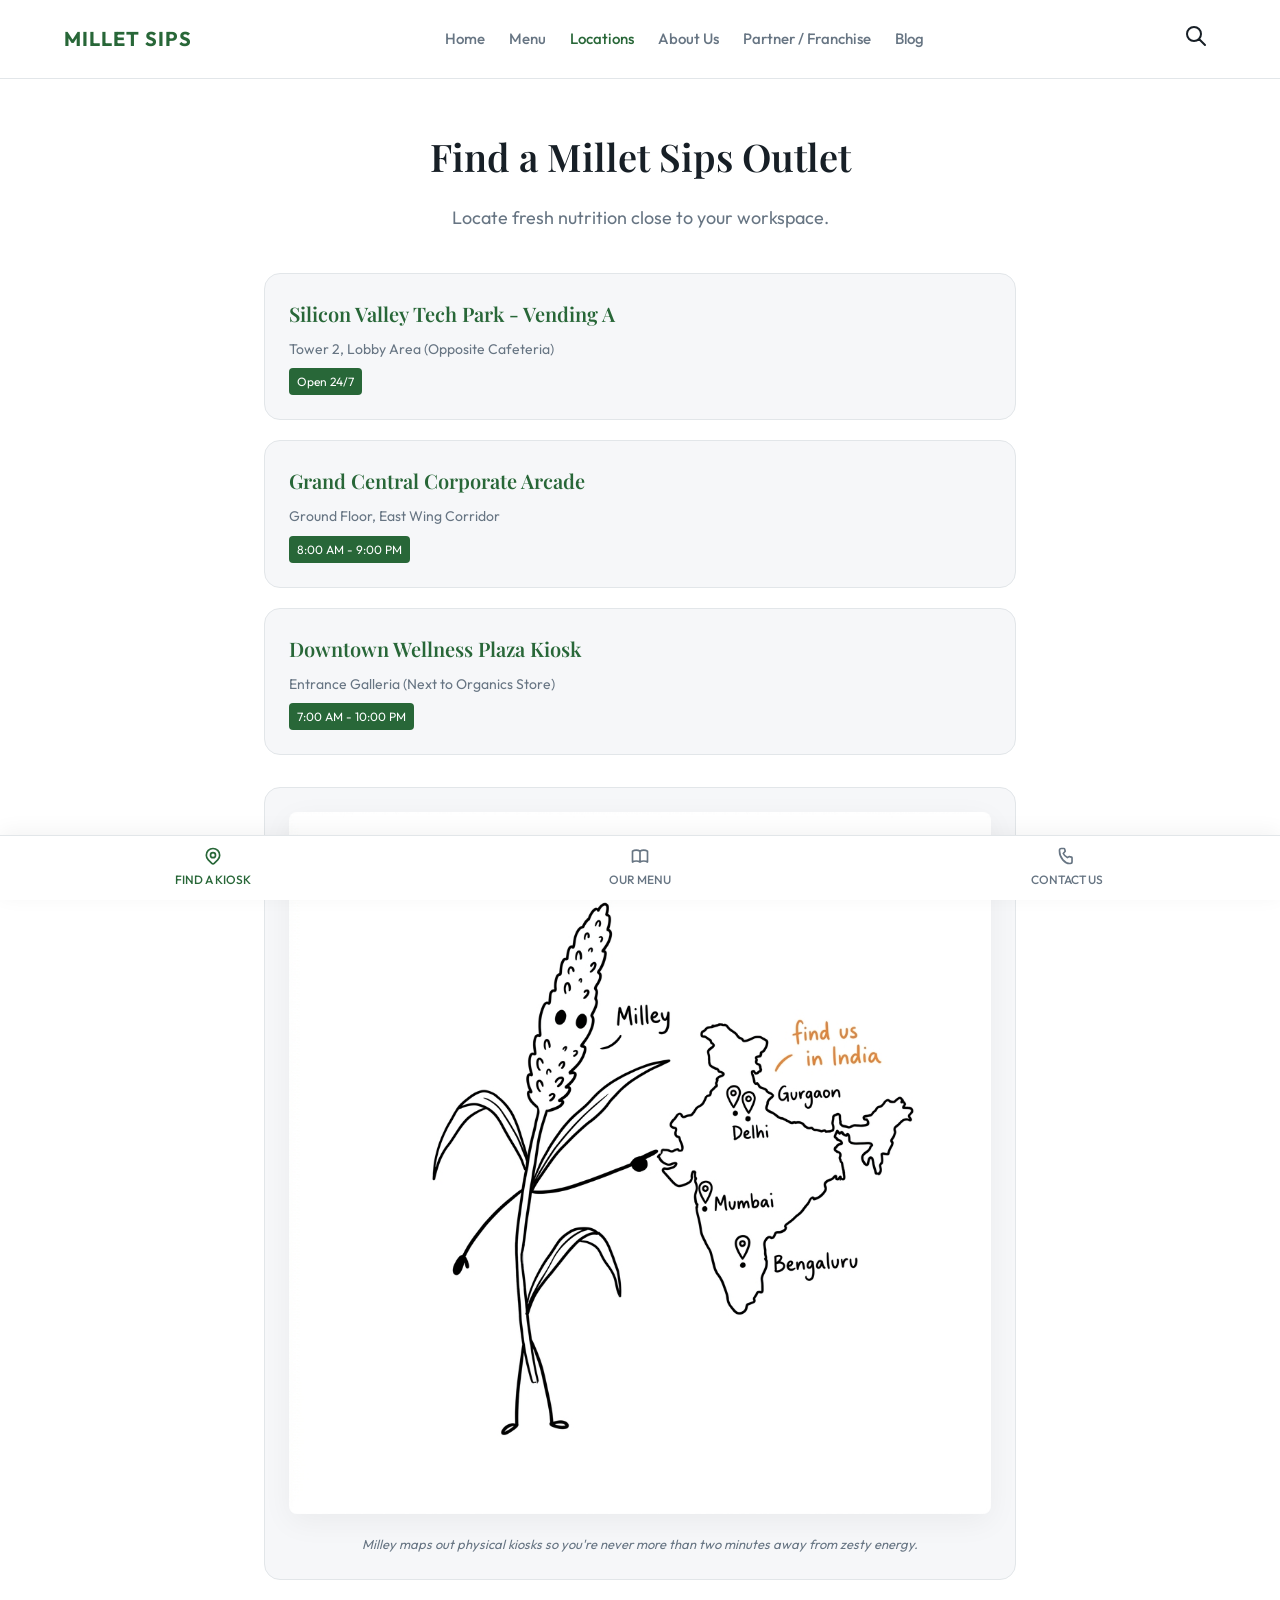
<file: locations.html>
<!DOCTYPE html>
<html lang="en">
<head>
  <meta charset="UTF-8">
  <meta name="viewport" content="width=device-width, initial-scale=1.0">
  <title>Locations & Kiosks | Millet Sips</title>
  <meta name="description" content="Find the nearest Millet Sips vending machines and smart kiosks inside tech parks, airports, and city hubs. Get fresh millet energy on demand.">
  <link rel="stylesheet" href="style.css">
</head>
<body>

  <!-- Header -->
  <header>
    <div class="header-container">
      <button class="menu-trigger" aria-label="Menu" onclick="toggleMobileNav(true)">
        <svg style="width: 24px; height: 24px;" fill="none" stroke="currentColor" viewBox="0 0 24 24">
          <path stroke-linecap="round" stroke-linejoin="round" stroke-width="2" d="M4 6h16M4 12h16M4 18h16"></path>
        </svg>
      </button>
      <a href="index.html" class="logo">
        <span>Millet Sips</span>
      </a>
      <ul class="desktop-nav">
        <li><a href="index.html">Home</a></li>
        <li><a href="menu.html">Menu</a></li>
        <li><a href="locations.html" class="active">Locations</a></li>
        <li><a href="about.html">About Us</a></li>
        <li><a href="contact.html">Partner / Franchise</a></li>
        <li><a href="blog.html">Blog</a></li>
      </ul>
      <button class="search-trigger" aria-label="Search" onclick="toggleHeaderSearch()">
        <svg style="width: 24px; height: 24px;" fill="none" stroke="currentColor" viewBox="0 0 24 24">
          <path stroke-linecap="round" stroke-linejoin="round" stroke-width="2" d="M21 21l-6-6m2-5a7 7 0 11-14 0 7 7 0 0114 0z"></path>
        </svg>
      </button>
    </div>
    <!-- Dropdown Search Bar -->
    <div class="search-bar-dropdown" id="searchDropdown">
      <input type="text" class="search-input" id="headerSearchInput" placeholder="Search menu (e.g. Ragi, Chai, Lassi)..." onkeydown="handleHeaderSearch(event)">
      <button class="search-close" onclick="toggleHeaderSearch(false)">&times;</button>
    </div>
  </header>

  <!-- Mobile Navigation Overlay -->
  <div class="mobile-nav-overlay" id="mobileNav" onclick="toggleMobileNav(false)">
    <div class="mobile-nav-drawer" onclick="event.stopPropagation()">
      <div style="display: flex; justify-content: space-between; align-items: center; margin-bottom: 24px;">
        <span style="font-weight: 700; color: var(--primary);">Navigation</span>
        <button onclick="toggleMobileNav(false)" style="background: none; border: none; font-size: 24px; cursor: pointer;">&times;</button>
      </div>
      <a href="index.html">Home</a>
      <a href="menu.html">Menu</a>
      <a href="locations.html" class="active">Locations</a>
      <a href="about.html">About Us</a>
      <a href="contact.html">Partner / Franchise</a>
      <a href="blog.html">Blog</a>
    </div>
  </div>

  <!-- Subpage Content -->
  <div class="subpage-container">
    <h1 class="subpage-title">Find a Millet Sips Outlet</h1>
    <p class="subpage-subtitle">Locate fresh nutrition close to your workspace.</p>

    <!-- Kiosk List -->
    <div style="display: grid; gap: 20px; margin-bottom: 32px;">
      <div style="padding: 24px; border: 1px solid var(--gray-border); border-radius: var(--border-radius); background: var(--gray-light);">
        <h3 style="font-size: 20px; color: var(--primary); margin-bottom: 8px;">Silicon Valley Tech Park - Vending A</h3>
        <p style="color: var(--text-muted); font-size: 14px;">Tower 2, Lobby Area (Opposite Cafeteria)</p>
        <span style="display: inline-block; background: var(--primary); color: white; padding: 4px 8px; font-size: 12px; border-radius: 4px; margin-top: 8px;">Open 24/7</span>
      </div>

      <div style="padding: 24px; border: 1px solid var(--gray-border); border-radius: var(--border-radius); background: var(--gray-light);">
        <h3 style="font-size: 20px; color: var(--primary); margin-bottom: 8px;">Grand Central Corporate Arcade</h3>
        <p style="color: var(--text-muted); font-size: 14px;">Ground Floor, East Wing Corridor</p>
        <span style="display: inline-block; background: var(--primary); color: white; padding: 4px 8px; font-size: 12px; border-radius: 4px; margin-top: 8px;">8:00 AM - 9:00 PM</span>
      </div>

      <div style="padding: 24px; border: 1px solid var(--gray-border); border-radius: var(--border-radius); background: var(--gray-light);">
        <h3 style="font-size: 20px; color: var(--primary); margin-bottom: 8px;">Downtown Wellness Plaza Kiosk</h3>
        <p style="color: var(--text-muted); font-size: 14px;">Entrance Galleria (Next to Organics Store)</p>
        <span style="display: inline-block; background: var(--primary); color: white; padding: 4px 8px; font-size: 12px; border-radius: 4px; margin-top: 8px;">7:00 AM - 10:00 PM</span>
      </div>
    </div>

    <!-- Illustration Box -->
    <div class="illustration-box">
      <img src="assets/illustrations/02-kiosk-locator.png" alt="Locate Kiosk Illustration">
      <div class="illustration-caption">Milley maps out physical kiosks so you're never more than two minutes away from zesty energy.</div>
    </div>
  </div>

  <!-- Sticky Bottom Navigation Bar -->
  <nav class="sticky-bottom-nav">
    <a href="locations.html" class="nav-item active">
      <svg fill="none" stroke="currentColor" viewBox="0 0 24 24">
        <path stroke-linecap="round" stroke-linejoin="round" stroke-width="2" d="M17.657 16.657L13.414 20.9a1.998 1.998 0 01-2.827 0l-4.244-4.243a8 8 0 1111.314 0z"></path>
        <path stroke-linecap="round" stroke-linejoin="round" stroke-width="2" d="M15 11a3 3 0 11-6 0 3 3 0 016 0z"></path>
      </svg>
      <span>FIND A KIOSK</span>
    </a>
    <a href="menu.html" class="nav-item">
      <svg fill="none" stroke="currentColor" viewBox="0 0 24 24">
        <path stroke-linecap="round" stroke-linejoin="round" stroke-width="2" d="M12 6.253v13m0-13C10.832 5.477 9.246 5 7.5 5S4.168 5.477 3 6.253v13C4.168 18.477 5.754 18 7.5 18s3.332.477 4.5 1.253m0-13C13.168 5.477 14.754 5 16.5 5c1.747 0 3.332.477 4.5 1.253v13C19.832 18.477 18.247 18 16.5 18c-1.746 0-3.332.477-4.5 1.253"></path>
      </svg>
      <span>OUR MENU</span>
    </a>
    <a href="contact.html" class="nav-item">
      <svg fill="none" stroke="currentColor" viewBox="0 0 24 24">
        <path stroke-linecap="round" stroke-linejoin="round" stroke-width="2" d="M3 5a2 2 0 012-2h3.28a1 1 0 01.94.725l.548 2.2a1 1 0 00.099.281L7.5 9a10.518 10.518 0 004.897 4.897l1.703-1.077a1 1 0 011.02-.08l2.2.547a1 1 0 01.725.94V19a2 2 0 01-2 2h-1C9.716 21 3 14.284 3 6V5z"></path>
      </svg>
      <span>CONTACT US</span>
    </a>
  </nav>

  <!-- Toast Notification -->
  <div class="toast" id="toast"></div>

  <script src="app.js"></script>
</body>
</html>
</file>
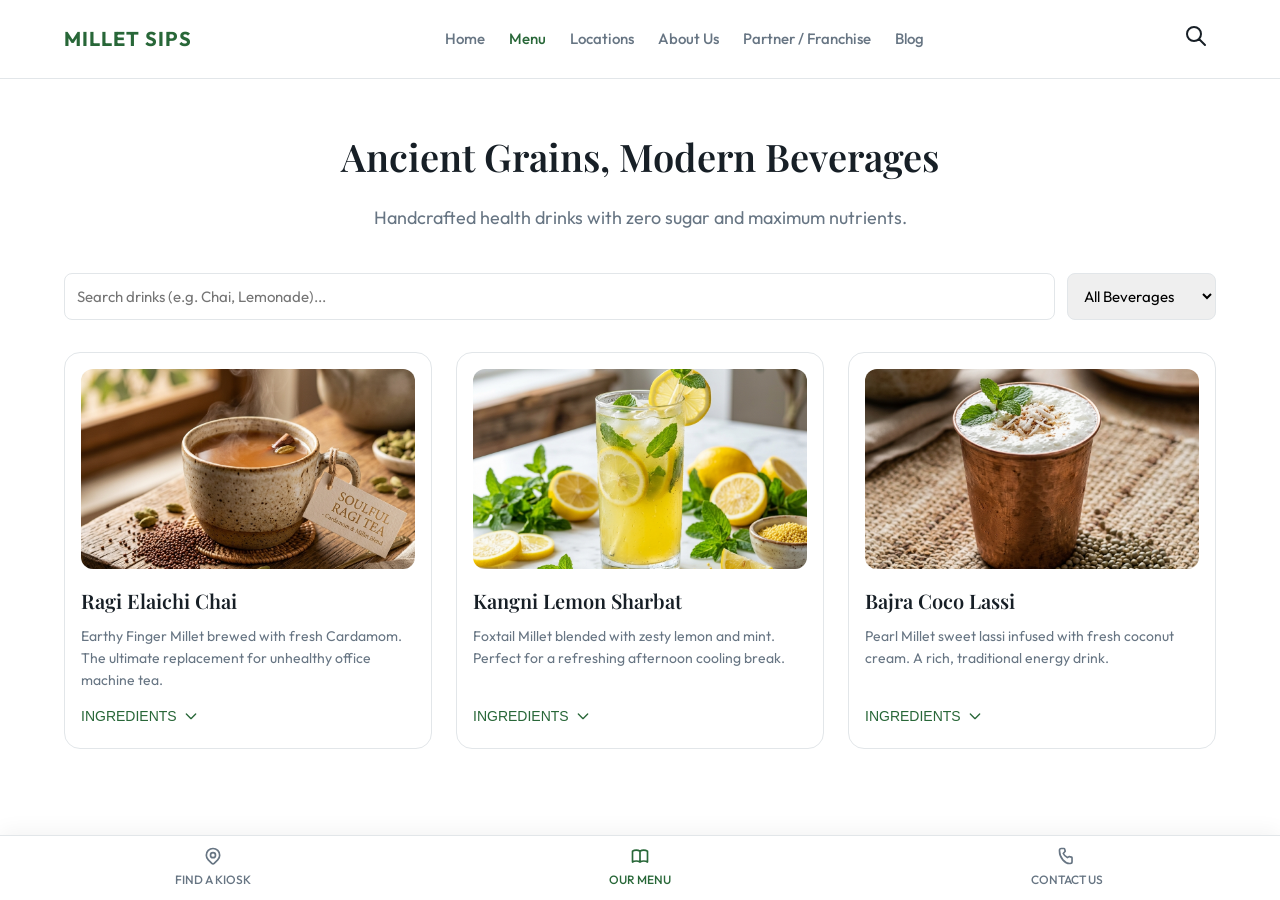
<file: menu.html>
<!DOCTYPE html>
<html lang="en">
<head>
  <meta charset="UTF-8">
  <meta name="viewport" content="width=device-width, initial-scale=1.0">
  <title>Our Menu | Millet Sips</title>
  <meta name="description" content="Explore our organic millet drinks menu. Handcrafted sugar-free beverages powered by cardamom, lime, mint, and raw honeys.">
  <link rel="stylesheet" href="style.css">
</head>
<body>

  <!-- Header -->
  <header>
    <div class="header-container">
      <button class="menu-trigger" aria-label="Menu" onclick="toggleMobileNav(true)">
        <svg style="width: 24px; height: 24px;" fill="none" stroke="currentColor" viewBox="0 0 24 24">
          <path stroke-linecap="round" stroke-linejoin="round" stroke-width="2" d="M4 6h16M4 12h16M4 18h16"></path>
        </svg>
      </button>
      <a href="index.html" class="logo">
        <span>Millet Sips</span>
      </a>
      <ul class="desktop-nav">
        <li><a href="index.html">Home</a></li>
        <li><a href="menu.html" class="active">Menu</a></li>
        <li><a href="locations.html">Locations</a></li>
        <li><a href="about.html">About Us</a></li>
        <li><a href="contact.html">Partner / Franchise</a></li>
        <li><a href="blog.html">Blog</a></li>
      </ul>
      <button class="search-trigger" aria-label="Search" onclick="toggleHeaderSearch()">
        <svg style="width: 24px; height: 24px;" fill="none" stroke="currentColor" viewBox="0 0 24 24">
          <path stroke-linecap="round" stroke-linejoin="round" stroke-width="2" d="M21 21l-6-6m2-5a7 7 0 11-14 0 7 7 0 0114 0z"></path>
        </svg>
      </button>
    </div>
    <!-- Dropdown Search Bar -->
    <div class="search-bar-dropdown" id="searchDropdown">
      <input type="text" class="search-input" id="headerSearchInput" placeholder="Search menu (e.g. Ragi, Chai, Lassi)..." onkeydown="handleHeaderSearch(event)">
      <button class="search-close" onclick="toggleHeaderSearch(false)">&times;</button>
    </div>
  </header>

  <!-- Mobile Navigation Overlay -->
  <div class="mobile-nav-overlay" id="mobileNav" onclick="toggleMobileNav(false)">
    <div class="mobile-nav-drawer" onclick="event.stopPropagation()">
      <div style="display: flex; justify-content: space-between; align-items: center; margin-bottom: 24px;">
        <span style="font-weight: 700; color: var(--primary);">Navigation</span>
        <button onclick="toggleMobileNav(false)" style="background: none; border: none; font-size: 24px; cursor: pointer;">&times;</button>
      </div>
      <a href="index.html">Home</a>
      <a href="menu.html" class="active">Menu</a>
      <a href="locations.html">Locations</a>
      <a href="about.html">About Us</a>
      <a href="contact.html">Partner / Franchise</a>
      <a href="blog.html">Blog</a>
    </div>
  </div>

  <!-- Subpage Content -->
  <div class="subpage-container" style="max-width: 1200px;">
    <h1 class="subpage-title">Ancient Grains, Modern Beverages</h1>
    <p class="subpage-subtitle">Handcrafted health drinks with zero sugar and maximum nutrients.</p>

    <!-- Search / Filter Bar -->
    <div style="margin-bottom: 32px; display: flex; gap: 12px; flex-wrap: wrap;">
      <input type="text" id="menuSearch" class="form-control" style="flex: 1; min-width: 200px;" placeholder="Search drinks (e.g. Chai, Lemonade)..." oninput="filterMenuItems()">
      <select id="menuFilter" class="form-control" style="width: auto;" onchange="filterMenuItems()">
        <option value="all">All Beverages</option>
        <option value="warm">Warm Brews</option>
        <option value="cold">Cool Refreshers</option>
      </select>
    </div>

    <!-- Product Grid -->
    <div class="product-grid" id="menuGrid">
      <!-- Ragi Elaichi Chai -->
      <div class="product-card" data-category="warm" onclick="toggleIngredients(this)">
        <div class="product-thumbnail-wrapper">
          <img src="assets/menu/ragi-elaichi-chai.png" alt="Ragi Elaichi Chai" class="product-thumbnail">
        </div>
        <h3 class="product-title">Ragi Elaichi Chai</h3>
        <p class="product-benefit">Earthy Finger Millet brewed with fresh Cardamom. The ultimate replacement for unhealthy office machine tea.</p>
        <button class="ingredients-trigger" aria-expanded="false">
          <span>INGREDIENTS</span>
          <svg style="width: 16px; height: 16px;" fill="none" stroke="currentColor" viewBox="0 0 24 24">
            <path stroke-linecap="round" stroke-linejoin="round" stroke-width="2" d="M19 9l-7 7-7-7"></path>
          </svg>
        </button>
        <div class="ingredients-content">
          <strong>Key Ingredients:</strong> Finger Millet (Ragi), Fresh Elaichi (Cardamom), Natural Jaggery, Almond Milk.
          <br><br>
          <strong>Nutrition:</strong> 95 kcal | Rich in Calcium | High Fiber
        </div>
      </div>

      <!-- Foxtail Lemonade -->
      <div class="product-card" data-category="cold" onclick="toggleIngredients(this)">
        <div class="product-thumbnail-wrapper">
          <img src="assets/menu/foxtail-lemonade.png" alt="Kangni Lemon Sharbat" class="product-thumbnail">
        </div>
        <h3 class="product-title">Kangni Lemon Sharbat</h3>
        <p class="product-benefit">Foxtail Millet blended with zesty lemon and mint. Perfect for a refreshing afternoon cooling break.</p>
        <button class="ingredients-trigger" aria-expanded="false">
          <span>INGREDIENTS</span>
          <svg style="width: 16px; height: 16px;" fill="none" stroke="currentColor" viewBox="0 0 24 24">
            <path stroke-linecap="round" stroke-linejoin="round" stroke-width="2" d="M19 9l-7 7-7-7"></path>
          </svg>
        </button>
        <div class="ingredients-content">
          <strong>Key Ingredients:</strong> Foxtail Millet (Kangni), Lemon Juice, Fresh Mint, Raw Honey, Kala Namak (Black Salt).
          <br><br>
          <strong>Nutrition:</strong> 70 kcal | Packed with Vitamin C | Natural Cooler
        </div>
      </div>

      <!-- Pearl Millet Coco Drink -->
      <div class="product-card" data-category="cold" onclick="toggleIngredients(this)">
        <div class="product-thumbnail-wrapper">
          <img src="assets/menu/bajra-coco-lassi.png" alt="Bajra Coco Lassi" class="product-thumbnail">
        </div>
        <h3 class="product-title">Bajra Coco Lassi</h3>
        <p class="product-benefit">Pearl Millet sweet lassi infused with fresh coconut cream. A rich, traditional energy drink.</p>
        <button class="ingredients-trigger" aria-expanded="false">
          <span>INGREDIENTS</span>
          <svg style="width: 16px; height: 16px;" fill="none" stroke="currentColor" viewBox="0 0 24 24">
            <path stroke-linecap="round" stroke-linejoin="round" stroke-width="2" d="M19 9l-7 7-7-7"></path>
          </svg>
        </button>
        <div class="ingredients-content">
          <strong>Key Ingredients:</strong> Pearl Millet (Bajra), Fresh Coconut water, Yoghurt curd, Mint sprigs, Cardamom.
          <br><br>
          <strong>Nutrition:</strong> 110 kcal | Potassium rich | Probiotic Coolant
        </div>
      </div>
    </div>
  </div>

  <!-- Sticky Bottom Navigation Bar -->
  <nav class="sticky-bottom-nav">
    <a href="locations.html" class="nav-item">
      <svg fill="none" stroke="currentColor" viewBox="0 0 24 24">
        <path stroke-linecap="round" stroke-linejoin="round" stroke-width="2" d="M17.657 16.657L13.414 20.9a1.998 1.998 0 01-2.827 0l-4.244-4.243a8 8 0 1111.314 0z"></path>
        <path stroke-linecap="round" stroke-linejoin="round" stroke-width="2" d="M15 11a3 3 0 11-6 0 3 3 0 016 0z"></path>
      </svg>
      <span>FIND A KIOSK</span>
    </a>
    <a href="menu.html" class="nav-item active">
      <svg fill="none" stroke="currentColor" viewBox="0 0 24 24">
        <path stroke-linecap="round" stroke-linejoin="round" stroke-width="2" d="M12 6.253v13m0-13C10.832 5.477 9.246 5 7.5 5S4.168 5.477 3 6.253v13C4.168 18.477 5.754 18 7.5 18s3.332.477 4.5 1.253m0-13C13.168 5.477 14.754 5 16.5 5c1.747 0 3.332.477 4.5 1.253v13C19.832 18.477 18.247 18 16.5 18c-1.746 0-3.332.477-4.5 1.253"></path>
      </svg>
      <span>OUR MENU</span>
    </a>
    <a href="contact.html" class="nav-item">
      <svg fill="none" stroke="currentColor" viewBox="0 0 24 24">
        <path stroke-linecap="round" stroke-linejoin="round" stroke-width="2" d="M3 5a2 2 0 012-2h3.28a1 1 0 01.94.725l.548 2.2a1 1 0 00.099.281L7.5 9a10.518 10.518 0 004.897 4.897l1.703-1.077a1 1 0 011.02-.08l2.2.547a1 1 0 01.725.94V19a2 2 0 01-2 2h-1C9.716 21 3 14.284 3 6V5z"></path>
      </svg>
      <span>CONTACT US</span>
    </a>
  </nav>

  <!-- Toast Notification -->
  <div class="toast" id="toast"></div>

  <script src="app.js"></script>
</body>
</html>
</file>
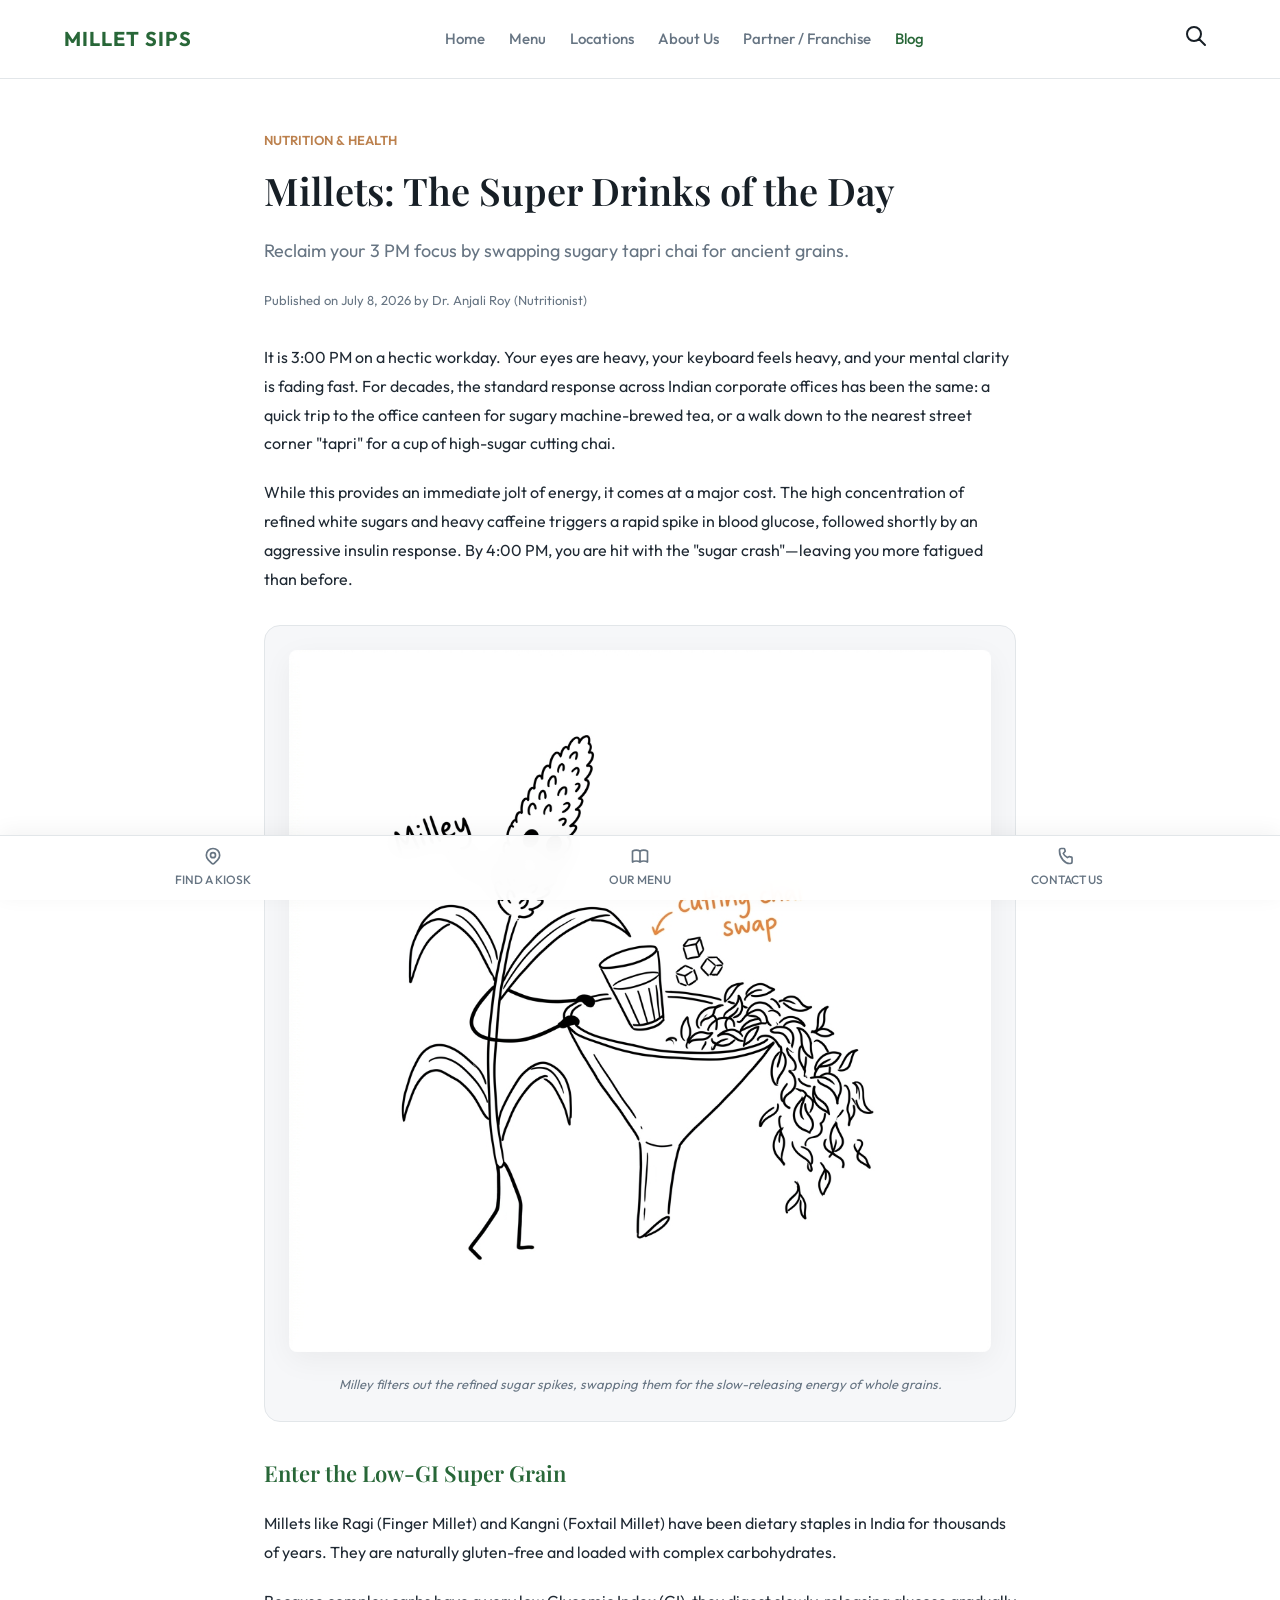
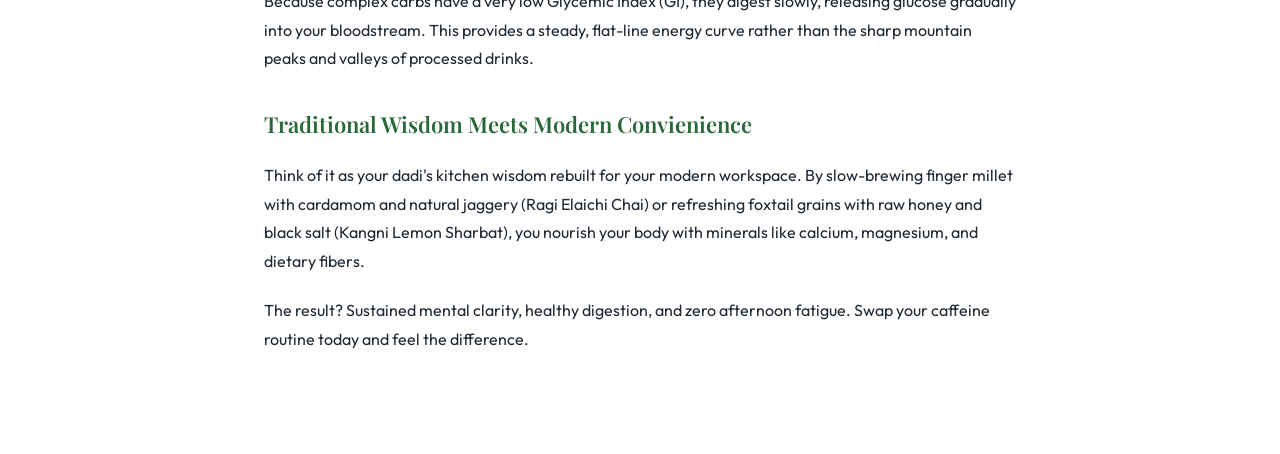
<file: blog/millets-super-drinks.html>
<!DOCTYPE html>
<html lang="en">
<head>
  <meta charset="UTF-8">
  <meta name="viewport" content="width=device-width, initial-scale=1.0">
  <title>Millets: The Super Drinks of the Day | Millet Sips Blog</title>
  <meta name="description" content="Discover why swapping your afternoon tapri chai or machine coffee with a warm Ragi Elaichi cup blocks fatigue and feeds your body healthy energy.">
  <link rel="stylesheet" href="../style.css">
</head>
<body>

  <!-- Header -->
  <header>
    <div class="header-container">
      <a href="../index.html" class="logo">
        <span>Millet Sips</span>
      </a>
      <ul class="desktop-nav">
        <li><a href="../index.html">Home</a></li>
        <li><a href="../menu.html">Menu</a></li>
        <li><a href="../locations.html">Locations</a></li>
        <li><a href="../about.html">About Us</a></li>
        <li><a href="../contact.html">Partner / Franchise</a></li>
        <li><a href="../blog.html" class="active">Blog</a></li>
      </ul>
      <button class="search-trigger" aria-label="Search" onclick="toggleHeaderSearch()">
        <svg style="width: 24px; height: 24px;" fill="none" stroke="currentColor" viewBox="0 0 24 24">
          <path stroke-linecap="round" stroke-linejoin="round" stroke-width="2" d="M21 21l-6-6m2-5a7 7 0 11-14 0 7 7 0 0114 0z"></path>
        </svg>
      </button>
    </div>
    <!-- Dropdown Search Bar -->
    <div class="search-bar-dropdown" id="searchDropdown">
      <input type="text" class="search-input" id="headerSearchInput" placeholder="Search menu (e.g. Ragi, Chai, Lassi)..." onkeydown="handleHeaderSearch(event)">
      <button class="search-close" onclick="toggleHeaderSearch(false)">&times;</button>
    </div>
  </header>

  <!-- Subpage Content -->
  <div class="subpage-container" style="max-width: 800px; padding-bottom: 80px;">
    <span style="color: var(--secondary); font-size: 13px; font-weight: 600; text-transform: uppercase;">Nutrition &amp; Health</span>
    <h1 class="subpage-title" style="text-align: left; margin-top: 8px;">Millets: The Super Drinks of the Day</h1>
    <p class="subpage-subtitle" style="text-align: left; margin-bottom: 24px;">Reclaim your 3 PM focus by swapping sugary tapri chai for ancient grains.</p>
    
    <div style="font-size: 13px; color: var(--text-muted); margin-bottom: 32px;">Published on July 8, 2026 by Dr. Anjali Roy (Nutritionist)</div>

    <div style="font-size: 16px; color: var(--text-main); line-height: 1.8;">
      <p style="margin-bottom: 20px;">
        It is 3:00 PM on a hectic workday. Your eyes are heavy, your keyboard feels heavy, and your mental clarity is fading fast. For decades, the standard response across Indian corporate offices has been the same: a quick trip to the office canteen for sugary machine-brewed tea, or a walk down to the nearest street corner "tapri" for a cup of high-sugar cutting chai.
      </p>

      <p style="margin-bottom: 20px;">
        While this provides an immediate jolt of energy, it comes at a major cost. The high concentration of refined white sugars and heavy caffeine triggers a rapid spike in blood glucose, followed shortly by an aggressive insulin response. By 4:00 PM, you are hit with the "sugar crash"—leaving you more fatigued than before.
      </p>

      <!-- Illustration Box -->
      <div class="illustration-box" style="margin: 32px 0;">
        <img src="../assets/illustrations/01-caffeine-filter.png" alt="Caffeine and Sugar Swap Illustration" style="max-width: 100%;">
        <div class="illustration-caption">Milley filters out the refined sugar spikes, swapping them for the slow-releasing energy of whole grains.</div>
      </div>

      <h3 style="font-size: 22px; margin: 32px 0 16px 0; color: var(--primary);">Enter the Low-GI Super Grain</h3>
      <p style="margin-bottom: 20px;">
        Millets like Ragi (Finger Millet) and Kangni (Foxtail Millet) have been dietary staples in India for thousands of years. They are naturally gluten-free and loaded with complex carbohydrates. 
      </p>
      
      <p style="margin-bottom: 20px;">
        Because complex carbs have a very low Glycemic Index (GI), they digest slowly, releasing glucose gradually into your bloodstream. This provides a steady, flat-line energy curve rather than the sharp mountain peaks and valleys of processed drinks.
      </p>

      <h3 style="font-size: 22px; margin: 32px 0 16px 0; color: var(--primary);">Traditional Wisdom Meets Modern Convienience</h3>
      <p style="margin-bottom: 20px;">
        Think of it as your dadi's kitchen wisdom rebuilt for your modern workspace. By slow-brewing finger millet with cardamom and natural jaggery (Ragi Elaichi Chai) or refreshing foxtail grains with raw honey and black salt (Kangni Lemon Sharbat), you nourish your body with minerals like calcium, magnesium, and dietary fibers. 
      </p>

      <p style="margin-bottom: 20px;">
        The result? Sustained mental clarity, healthy digestion, and zero afternoon fatigue. Swap your caffeine routine today and feel the difference.
      </p>
    </div>
  </div>

  <!-- Sticky Bottom Navigation Bar -->
  <nav class="sticky-bottom-nav">
    <a href="../locations.html" class="nav-item">
      <svg fill="none" stroke="currentColor" viewBox="0 0 24 24">
        <path stroke-linecap="round" stroke-linejoin="round" stroke-width="2" d="M17.657 16.657L13.414 20.9a1.998 1.998 0 01-2.827 0l-4.244-4.243a8 8 0 1111.314 0z"></path>
        <path stroke-linecap="round" stroke-linejoin="round" stroke-width="2" d="M15 11a3 3 0 11-6 0 3 3 0 016 0z"></path>
      </svg>
      <span>FIND A KIOSK</span>
    </a>
    <a href="../menu.html" class="nav-item">
      <svg fill="none" stroke="currentColor" viewBox="0 0 24 24">
        <path stroke-linecap="round" stroke-linejoin="round" stroke-width="2" d="M12 6.253v13m0-13C10.832 5.477 9.246 5 7.5 5S4.168 5.477 3 6.253v13C4.168 18.477 5.754 18 7.5 18s3.332.477 4.5 1.253m0-13C13.168 5.477 14.754 5 16.5 5c1.747 0 3.332.477 4.5 1.253v13C19.832 18.477 18.247 18 16.5 18c-1.746 0-3.332.477-4.5 1.253"></path>
      </svg>
      <span>OUR MENU</span>
    </a>
    <a href="../contact.html" class="nav-item">
      <svg fill="none" stroke="currentColor" viewBox="0 0 24 24">
        <path stroke-linecap="round" stroke-linejoin="round" stroke-width="2" d="M3 5a2 2 0 012-2h3.28a1 1 0 01.94.725l.548 2.2a1 1 0 00.099.281L7.5 9a10.518 10.518 0 004.897 4.897l1.703-1.077a1 1 0 011.02-.08l2.2.547a1 1 0 01.725.94V19a2 2 0 01-2 2h-1C9.716 21 3 14.284 3 6V5z"></path>
      </svg>
      <span>CONTACT US</span>
    </a>
  </nav>

  <script src="../app.js"></script>
</body>
</html>
</file>
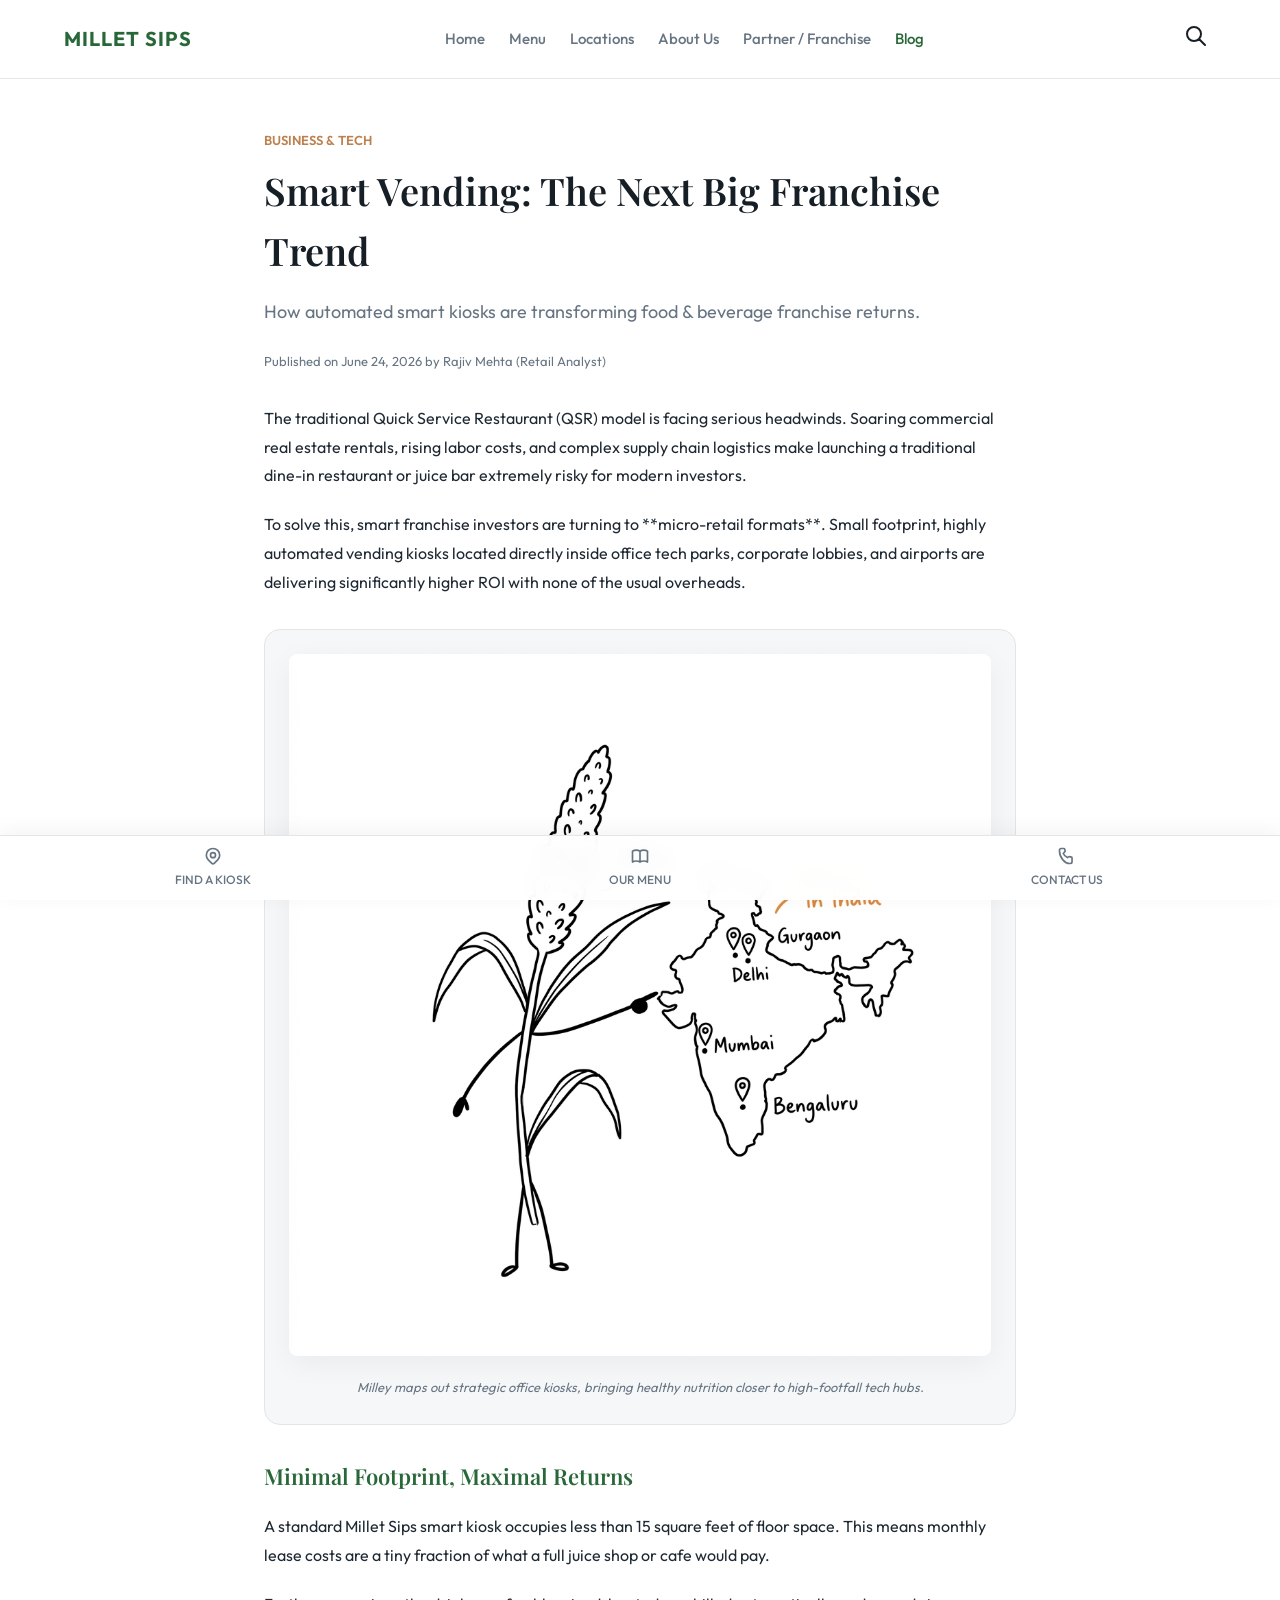
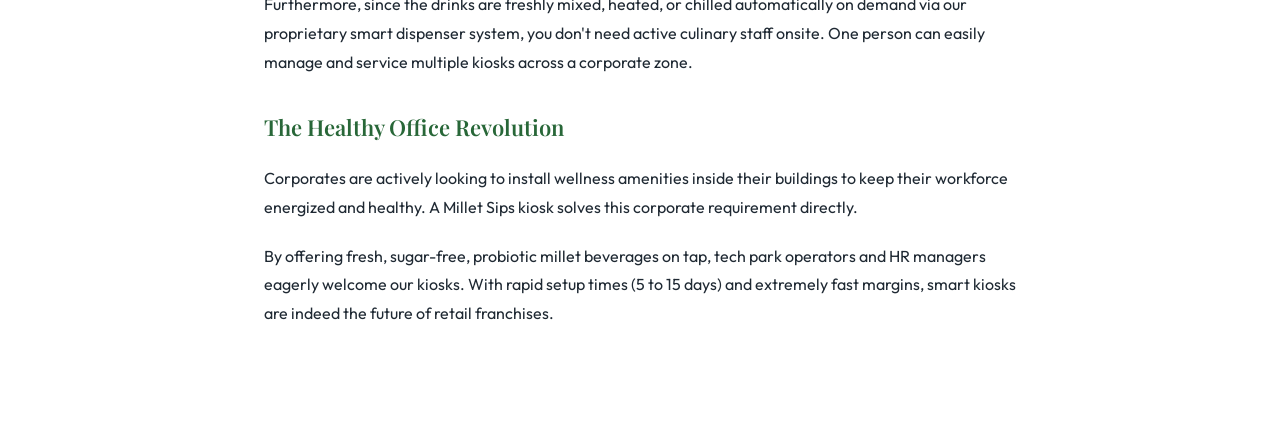
<file: blog/vending-franchise-trends.html>
<!DOCTYPE html>
<html lang="en">
<head>
  <meta charset="UTF-8">
  <meta name="viewport" content="width=device-width, initial-scale=1.0">
  <title>Smart Vending: The Next Big Franchise Trend | Millet Sips Blog</title>
  <meta name="description" content="Discover why micro-retail and automated healthy beverage kiosks are outperforming traditional sit-down QSR models.">
  <link rel="stylesheet" href="../style.css">
</head>
<body>

  <!-- Header -->
  <header>
    <div class="header-container">
      <a href="../index.html" class="logo">
        <span>Millet Sips</span>
      </a>
      <ul class="desktop-nav">
        <li><a href="../index.html">Home</a></li>
        <li><a href="../menu.html">Menu</a></li>
        <li><a href="../locations.html">Locations</a></li>
        <li><a href="../about.html">About Us</a></li>
        <li><a href="../contact.html">Partner / Franchise</a></li>
        <li><a href="../blog.html" class="active">Blog</a></li>
      </ul>
      <button class="search-trigger" aria-label="Search" onclick="toggleHeaderSearch()">
        <svg style="width: 24px; height: 24px;" fill="none" stroke="currentColor" viewBox="0 0 24 24">
          <path stroke-linecap="round" stroke-linejoin="round" stroke-width="2" d="M21 21l-6-6m2-5a7 7 0 11-14 0 7 7 0 0114 0z"></path>
        </svg>
      </button>
    </div>
    <!-- Dropdown Search Bar -->
    <div class="search-bar-dropdown" id="searchDropdown">
      <input type="text" class="search-input" id="headerSearchInput" placeholder="Search menu (e.g. Ragi, Chai, Lassi)..." onkeydown="handleHeaderSearch(event)">
      <button class="search-close" onclick="toggleHeaderSearch(false)">&times;</button>
    </div>
  </header>

  <!-- Subpage Content -->
  <div class="subpage-container" style="max-width: 800px; padding-bottom: 80px;">
    <span style="color: var(--secondary); font-size: 13px; font-weight: 600; text-transform: uppercase;">Business &amp; Tech</span>
    <h1 class="subpage-title" style="text-align: left; margin-top: 8px;">Smart Vending: The Next Big Franchise Trend</h1>
    <p class="subpage-subtitle" style="text-align: left; margin-bottom: 24px;">How automated smart kiosks are transforming food &amp; beverage franchise returns.</p>
    
    <div style="font-size: 13px; color: var(--text-muted); margin-bottom: 32px;">Published on June 24, 2026 by Rajiv Mehta (Retail Analyst)</div>

    <div style="font-size: 16px; color: var(--text-main); line-height: 1.8;">
      <p style="margin-bottom: 20px;">
        The traditional Quick Service Restaurant (QSR) model is facing serious headwinds. Soaring commercial real estate rentals, rising labor costs, and complex supply chain logistics make launching a traditional dine-in restaurant or juice bar extremely risky for modern investors.
      </p>

      <p style="margin-bottom: 20px;">
        To solve this, smart franchise investors are turning to **micro-retail formats**. Small footprint, highly automated vending kiosks located directly inside office tech parks, corporate lobbies, and airports are delivering significantly higher ROI with none of the usual overheads.
      </p>

      <!-- Illustration Box -->
      <div class="illustration-box" style="margin: 32px 0;">
        <img src="../assets/illustrations/02-kiosk-locator.png" alt="Smart Kiosk Vending" style="max-width: 100%;">
        <div class="illustration-caption">Milley maps out strategic office kiosks, bringing healthy nutrition closer to high-footfall tech hubs.</div>
      </div>

      <h3 style="font-size: 22px; margin: 32px 0 16px 0; color: var(--primary);">Minimal Footprint, Maximal Returns</h3>
      <p style="margin-bottom: 20px;">
        A standard Millet Sips smart kiosk occupies less than 15 square feet of floor space. This means monthly lease costs are a tiny fraction of what a full juice shop or cafe would pay. 
      </p>
      
      <p style="margin-bottom: 20px;">
        Furthermore, since the drinks are freshly mixed, heated, or chilled automatically on demand via our proprietary smart dispenser system, you don't need active culinary staff onsite. One person can easily manage and service multiple kiosks across a corporate zone.
      </p>

      <h3 style="font-size: 22px; margin: 32px 0 16px 0; color: var(--primary);">The Healthy Office Revolution</h3>
      <p style="margin-bottom: 20px;">
        Corporates are actively looking to install wellness amenities inside their buildings to keep their workforce energized and healthy. A Millet Sips kiosk solves this corporate requirement directly. 
      </p>

      <p style="margin-bottom: 20px;">
        By offering fresh, sugar-free, probiotic millet beverages on tap, tech park operators and HR managers eagerly welcome our kiosks. With rapid setup times (5 to 15 days) and extremely fast margins, smart kiosks are indeed the future of retail franchises.
      </p>
    </div>
  </div>

  <!-- Sticky Bottom Navigation Bar -->
  <nav class="sticky-bottom-nav">
    <a href="../locations.html" class="nav-item">
      <svg fill="none" stroke="currentColor" viewBox="0 0 24 24">
        <path stroke-linecap="round" stroke-linejoin="round" stroke-width="2" d="M17.657 16.657L13.414 20.9a1.998 1.998 0 01-2.827 0l-4.244-4.243a8 8 0 1111.314 0z"></path>
        <path stroke-linecap="round" stroke-linejoin="round" stroke-width="2" d="M15 11a3 3 0 11-6 0 3 3 0 016 0z"></path>
      </svg>
      <span>FIND A KIOSK</span>
    </a>
    <a href="../menu.html" class="nav-item">
      <svg fill="none" stroke="currentColor" viewBox="0 0 24 24">
        <path stroke-linecap="round" stroke-linejoin="round" stroke-width="2" d="M12 6.253v13m0-13C10.832 5.477 9.246 5 7.5 5S4.168 5.477 3 6.253v13C4.168 18.477 5.754 18 7.5 18s3.332.477 4.5 1.253m0-13C13.168 5.477 14.754 5 16.5 5c1.747 0 3.332.477 4.5 1.253v13C19.832 18.477 18.247 18 16.5 18c-1.746 0-3.332.477-4.5 1.253"></path>
      </svg>
      <span>OUR MENU</span>
    </a>
    <a href="../contact.html" class="nav-item">
      <svg fill="none" stroke="currentColor" viewBox="0 0 24 24">
        <path stroke-linecap="round" stroke-linejoin="round" stroke-width="2" d="M3 5a2 2 0 012-2h3.28a1 1 0 01.94.725l.548 2.2a1 1 0 00.099.281L7.5 9a10.518 10.518 0 004.897 4.897l1.703-1.077a1 1 0 011.02-.08l2.2.547a1 1 0 01.725.94V19a2 2 0 01-2 2h-1C9.716 21 3 14.284 3 6V5z"></path>
      </svg>
      <span>CONTACT US</span>
    </a>
  </nav>

  <script src="../app.js"></script>
</body>
</html>
</file>
<file: style.css>
@import url('https://fonts.googleapis.com/css2?family=Outfit:wght@300;400;500;600;700&family=Playfair+Display:ital,wght@0,400;0,600;1,400&display=swap');

:root {
  --primary-base: 135;
  --primary: hsl(var(--primary-base), 44%, 28%);
  /* Earthy green */
  --primary-light: hsl(var(--primary-base), 40%, 96%);
  --primary-hover: hsl(var(--primary-base), 44%, 22%);
  --secondary: hsl(28, 45%, 52%);
  /* Warm millet / sandy orange */
  --secondary-hover: hsl(28, 45%, 45%);
  --dark: hsl(210, 24%, 12%);
  --light: hsl(0, 0%, 100%);
  --gray-light: hsl(210, 20%, 97%);
  --gray-border: hsl(210, 14%, 90%);
  --text-main: hsl(210, 24%, 16%);
  --text-muted: hsl(210, 12%, 46%);
  --shadow: 0 8px 30px rgba(0, 0, 0, 0.05);
  --shadow-hover: 0 12px 40px rgba(0, 0, 0, 0.1);
  --border-radius: 16px;
  --transition: all 0.3s cubic-bezier(0.4, 0, 0.2, 1);
}

* {
  box-sizing: border-box;
  margin: 0;
  padding: 0;
}

body {
  font-family: 'Outfit', sans-serif;
  color: var(--text-main);
  background-color: var(--light);
  line-height: 1.6;
  -webkit-font-smoothing: antialiased;
}

/* Accessibility Focus Indicators */
:focus-visible {
  outline: 3px solid var(--secondary);
  outline-offset: 4px;
  border-radius: 4px;
}


h1,
h2,
h3,
h4 {
  font-family: 'Playfair Display', serif;
  font-weight: 600;
  color: var(--dark);
}

/* Header styling */
header {
  position: sticky;
  top: 0;
  background: rgba(255, 255, 255, 0.85);
  backdrop-filter: blur(12px);
  -webkit-backdrop-filter: blur(12px);
  border-bottom: 1px solid var(--gray-border);
  z-index: 1000;
  transition: var(--transition);
}

.header-container {
  max-width: 1200px;
  margin: 0 auto;
  padding: 16px 24px;
  display: flex;
  align-items: center;
  justify-content: space-between;
  gap: 16px;
}

.menu-trigger {
  background: none;
  border: none;
  cursor: pointer;
  padding: 8px;
  font-size: 24px;
  color: var(--dark);
  display: none;
  /* Shown on mobile */
  align-items: center;
  justify-content: center;
}

.desktop-nav {
  display: flex;
  gap: 24px;
  list-style: none;
}

.desktop-nav a {
  text-decoration: none;
  color: var(--text-muted);
  font-weight: 500;
  font-size: 15px;
  transition: var(--transition);
}

.desktop-nav a:hover,
.desktop-nav a.active {
  color: var(--primary);
}

/* Mobile Nav Drawer overlay */
.mobile-nav-overlay {
  position: fixed;
  top: 0;
  left: 0;
  right: 0;
  bottom: 0;
  background: rgba(0, 0, 0, 0.4);
  z-index: 1001;
  opacity: 0;
  pointer-events: none;
  transition: opacity 0.3s ease;
}

.mobile-nav-overlay.open {
  opacity: 1;
  pointer-events: auto;
}

.mobile-nav-drawer {
  position: absolute;
  top: 0;
  left: 0;
  width: 280px;
  height: 100%;
  background: var(--light);
  padding: 32px 24px;
  display: flex;
  flex-direction: column;
  gap: 20px;
  transform: translateX(-100%);
  transition: transform 0.3s cubic-bezier(0.4, 0, 0.2, 1);
}

.mobile-nav-overlay.open .mobile-nav-drawer {
  transform: translateX(0);
}

.mobile-nav-drawer a {
  text-decoration: none;
  color: var(--text-main);
  font-weight: 600;
  font-size: 18px;
  transition: var(--transition);
}

.mobile-nav-drawer a:hover {
  color: var(--primary);
}

/* General Subpage layout */
.subpage-container {
  padding: 48px 24px;
  max-width: 800px;
  margin: 0 auto;
}

.subpage-title {
  font-size: 38px;
  margin-bottom: 16px;
  text-align: center;
}

.subpage-subtitle {
  text-align: center;
  color: var(--text-muted);
  font-size: 18px;
  margin-bottom: 40px;
}

.illustration-box {
  margin: 32px 0;
  text-align: center;
  background: var(--gray-light);
  border-radius: var(--border-radius);
  padding: 24px;
  border: 1px solid var(--gray-border);
}

.illustration-box img {
  max-width: 100%;
  height: auto;
  border-radius: 8px;
  box-shadow: var(--shadow);
}

.illustration-caption {
  font-size: 13px;
  color: var(--text-muted);
  margin-top: 12px;
  font-style: italic;
}

@media (max-width: 768px) {
  .menu-trigger {
    display: flex;
  }

  .desktop-nav {
    display: none;
  }

  .illustration-box {
    padding: 8px;
    margin: 16px 0;
    overflow: hidden;
  }

  .illustration-box img {
    transform: scale(1.4);
    transform-origin: center;
    max-width: 100%;
    height: auto;
    display: block;
    margin: 0px -25px auto;
  }

  .about-illustration img {
    margin: 15px 0 auto;
  }

  .illustration-caption {
    margin-top: 24px;
    /* Added spacing to avoid overlap with scaled image */
    position: relative;
    z-index: 10;
    background: var(--gray-light);
    padding: 4px;
  }
}

.logo {
  display: flex;
  align-items: center;
  gap: 8px;
  font-family: 'Outfit', sans-serif;
  font-weight: 700;
  font-size: 20px;
  letter-spacing: 1px;
  text-transform: uppercase;
  color: var(--primary);
  text-decoration: none;
}

.logo img {
  height: 32px;
  width: auto;
}

.search-trigger {
  background: none;
  border: none;
  cursor: pointer;
  padding: 8px;
  font-size: 22px;
  color: var(--dark);
}

/* Main content wrapper */
main {
  max-width: 1200px;
  margin: 0 auto;
  padding-bottom: 100px;
  /* Space for sticky bottom navigation */
}

/* Hero Section */
.hero {
  padding: 64px 24px;
  background: linear-gradient(135deg, var(--primary-light) 0%, #fff 100%);
  text-align: center;
  border-radius: var(--border-radius);
  margin: 24px;
  position: relative;
  overflow: hidden;
}

.hero::before {
  content: '';
  position: absolute;
  top: -50%;
  left: -50%;
  width: 200%;
  height: 200%;
  background: radial-gradient(circle, rgba(var(--primary-base), 44%, 28%, 0.03) 0%, transparent 80%);
  pointer-events: none;
}

.hero-subtitle {
  font-family: 'Outfit', sans-serif;
  text-transform: uppercase;
  font-weight: 600;
  font-size: 14px;
  letter-spacing: 2px;
  color: var(--secondary);
  margin-bottom: 16px;
}

.hero-title {
  font-size: 36px;
  line-height: 1.2;
  margin-bottom: 20px;
  color: var(--dark);
}

.hero-description {
  max-width: 600px;
  margin: 0 auto 32px auto;
  color: var(--text-muted);
  font-size: 16px;
}

.cta-button {
  display: inline-flex;
  align-items: center;
  justify-content: center;
  gap: 8px;
  background-color: var(--primary);
  color: var(--light);
  border: none;
  padding: 16px 32px;
  font-family: 'Outfit', sans-serif;
  font-weight: 600;
  font-size: 16px;
  border-radius: 30px;
  cursor: pointer;
  box-shadow: 0 4px 14px rgba(0, 0, 0, 0.1);
  transition: var(--transition);
  text-decoration: none;
}

.cta-button:hover {
  background-color: var(--primary-hover);
  transform: translateY(-2px);
  box-shadow: 0 6px 20px rgba(0, 0, 0, 0.15);
}

/* Menu Grid Section */
.menu-section {
  padding: 24px;
}

.section-header {
  margin-bottom: 24px;
  display: flex;
  align-items: center;
  justify-content: space-between;
}

.section-title {
  font-size: 28px;
}

.product-grid {
  display: grid;
  grid-template-columns: repeat(auto-fill, minmax(280px, 1fr));
  gap: 24px;
}

.product-card {
  background: var(--light);
  border: 1px solid var(--gray-border);
  border-radius: var(--border-radius);
  padding: 16px;
  transition: var(--transition);
  display: flex;
  flex-direction: column;
  position: relative;
  cursor: pointer;
}

.product-card:hover {
  transform: translateY(-4px);
  box-shadow: var(--shadow-hover);
  border-color: var(--primary);
}

.product-thumbnail-wrapper {
  width: 100%;
  height: 200px;
  border-radius: 12px;
  overflow: hidden;
  background-color: var(--gray-light);
  margin-bottom: 16px;
  position: relative;
}

.product-thumbnail {
  width: 100%;
  height: 100%;
  object-fit: cover;
  transition: var(--transition);
}

.product-card:hover .product-thumbnail {
  transform: scale(1.05);
}

.product-title {
  font-size: 20px;
  margin-bottom: 8px;
}

.product-benefit {
  font-size: 14px;
  color: var(--text-muted);
  margin-bottom: 16px;
  flex-grow: 1;
}

.ingredients-trigger {
  display: flex;
  align-items: center;
  gap: 6px;
  font-size: 14px;
  font-weight: 500;
  color: var(--primary);
  background: none;
  border: none;
  cursor: pointer;
  padding: 0;
  transition: var(--transition);
}

.ingredients-trigger svg {
  transition: transform 0.3s ease;
}

.ingredients-trigger.active svg {
  transform: rotate(180deg);
}

.ingredients-content {
  max-height: 0;
  overflow: hidden;
  transition: max-height 0.3s ease-out;
  font-size: 13px;
  color: var(--text-muted);
  margin-top: 8px;
  background: var(--primary-light);
  border-radius: 8px;
}

.ingredients-content.open {
  max-height: 200px;
  padding: 12px;
  border: 1px solid rgba(var(--primary-base), 44%, 28%, 0.1);
}

/* Partner With Us Section */
.partner-section {
  background: var(--dark);
  color: var(--light);
  padding: 64px 24px;
  text-align: center;
  border-radius: var(--border-radius);
  margin: 24px;
}

.partner-section h2 {
  color: var(--light);
  font-size: 32px;
  margin-bottom: 16px;
}

.partner-description {
  max-width: 500px;
  margin: 0 auto 32px auto;
  color: rgba(255, 255, 255, 0.7);
}

.partner-button {
  background-color: var(--secondary);
}

.partner-button:hover {
  background-color: var(--secondary-hover);
}

/* Sticky Bottom Navigation */
.sticky-bottom-nav {
  position: fixed;
  bottom: 0;
  left: 0;
  right: 0;
  background: rgba(255, 255, 255, 0.95);
  backdrop-filter: blur(12px);
  -webkit-backdrop-filter: blur(12px);
  border-top: 1px solid var(--gray-border);
  display: flex;
  justify-content: space-around;
  padding: 8px 0;
  box-shadow: 0 -4px 20px rgba(0, 0, 0, 0.05);
  z-index: 999;
}

.nav-item {
  display: flex;
  flex-direction: column;
  align-items: center;
  justify-content: center;
  color: var(--text-muted);
  text-decoration: none;
  font-size: 12px;
  font-weight: 500;
  flex: 1;
  min-height: 48px;
  /* Touch target minimum size 48x48px */
  border: none;
  background: none;
  cursor: pointer;
  gap: 4px;
  transition: var(--transition);
}

.nav-item:hover,
.nav-item.active {
  color: var(--primary);
}

.nav-item svg {
  width: 20px;
  height: 20px;
}

/* Modal styles */
.modal {
  position: fixed;
  top: 0;
  left: 0;
  right: 0;
  bottom: 0;
  background-color: rgba(0, 0, 0, 0.5);
  display: flex;
  align-items: center;
  justify-content: center;
  opacity: 0;
  pointer-events: none;
  transition: opacity 0.3s ease;
  z-index: 2000;
  padding: 16px;
}

.modal.open {
  opacity: 1;
  pointer-events: auto;
}

.modal-content {
  background: var(--light);
  border-radius: var(--border-radius);
  max-width: 500px;
  width: 100%;
  padding: 32px;
  position: relative;
  transform: translateY(20px);
  transition: transform 0.3s ease;
  box-shadow: var(--shadow-hover);
}

.modal.open .modal-content {
  transform: translateY(0);
}

.close-modal {
  position: absolute;
  top: 16px;
  right: 16px;
  background: none;
  border: none;
  font-size: 24px;
  cursor: pointer;
  color: var(--text-muted);
}

.form-group {
  margin-bottom: 20px;
  text-align: left;
}

.form-group label {
  display: block;
  font-size: 14px;
  font-weight: 500;
  margin-bottom: 6px;
}

.form-control {
  width: 100%;
  padding: 12px;
  border: 1px solid var(--gray-border);
  border-radius: 8px;
  font-family: inherit;
  font-size: 15px;
  transition: var(--transition);
}

.form-control:focus {
  outline: none;
  border-color: var(--primary);
  box-shadow: 0 0 0 3px rgba(var(--primary-base), 44%, 28%, 0.1);
}

/* Toast/Notification alert */
.toast {
  position: fixed;
  bottom: 80px;
  left: 50%;
  transform: translateX(-50%) translateY(100px);
  background: var(--dark);
  color: var(--light);
  padding: 12px 24px;
  border-radius: 30px;
  font-size: 14px;
  font-weight: 500;
  box-shadow: var(--shadow-hover);
  transition: transform 0.3s cubic-bezier(0.175, 0.885, 0.32, 1.275), opacity 0.3s ease;
  z-index: 3000;
  opacity: 0;
  pointer-events: none;
}

.toast.show {
  transform: translateX(-50%) translateY(0);
  opacity: 1;
  pointer-events: auto;
}

/* Responsive adjustments */
@media (max-width: 768px) {
  .hero-title {
    font-size: 28px;
  }

  .product-grid {
    grid-template-columns: 1fr;
  }
}

/* Contact Grid Responsive Layout */
.contact-grid {
  grid-template-columns: 1fr;
}

@media (min-width: 768px) {
  .contact-grid {
    grid-template-columns: 1.2fr 0.8fr;
  }
}

/* SOP Timeline */
.sop-section {
  margin: 48px 0;
  text-align: left;
}

.sop-timeline {
  display: flex;
  flex-direction: column;
  gap: 16px;
  margin-top: 24px;
}

.sop-step {
  display: flex;
  align-items: flex-start;
  gap: 16px;
  background: var(--gray-light);
  padding: 16px;
  border-radius: 12px;
  border-left: 4px solid var(--primary);
  border-top: 1px solid var(--gray-border);
  border-right: 1px solid var(--gray-border);
  border-bottom: 1px solid var(--gray-border);
  transition: var(--transition);
}

.sop-step:hover {
  transform: translateX(4px);
  border-left-color: var(--secondary);
}

.sop-number {
  background: var(--primary);
  color: var(--light);
  width: 32px;
  height: 32px;
  border-radius: 50%;
  display: flex;
  align-items: center;
  justify-content: center;
  font-weight: bold;
  flex-shrink: 0;
  font-size: 15px;
}

.sop-text {
  font-size: 14px;
  color: var(--text-main);
  line-height: 1.5;
}

.sop-text strong {
  color: var(--dark);
}

/* Header Search Bar Dropdown */
.search-bar-dropdown {
  position: absolute;
  top: 0;
  left: 0;
  width: 100%;
  height: 100%;
  background: var(--light);
  display: flex;
  align-items: center;
  gap: 12px;
  padding: 0 24px;
  box-sizing: border-box;
  opacity: 0;
  pointer-events: none;
  transition: opacity 0.2s ease;
  z-index: 1010;
}

.search-bar-dropdown.active {
  opacity: 1;
  pointer-events: auto;
}

.search-bar-dropdown .search-input {
  flex: 1;
  border: 1px solid var(--gray-border);
  border-radius: 24px;
  padding: 10px 16px;
  font-size: 15px;
  outline: none;
  background: var(--gray-light);
  color: var(--text-main);
  transition: var(--transition);
}

.search-bar-dropdown .search-input:focus {
  border-color: var(--primary);
  background: var(--light);
  outline: none;
}

.search-bar-dropdown .search-close {
  background: none;
  border: none;
  font-size: 28px;
  cursor: pointer;
  color: var(--text-muted);
  line-height: 1;
  padding: 4px 12px;
  display: flex;
  align-items: center;
  justify-content: center;
  transition: var(--transition);
}

.search-bar-dropdown .search-close:focus {
  outline: none;
  color: var(--secondary);
}

.search-bar-dropdown .search-close:hover {
  color: var(--dark);
}

/* Floating Autocomplete Suggestions */
.search-suggestions {
  position: absolute;
  top: 100%;
  left: 24px;
  right: 24px;
  background: var(--light);
  border: 1px solid var(--gray-border);
  border-radius: 8px;
  box-shadow: var(--shadow-hover);
  max-height: 200px;
  overflow-y: auto;
  z-index: 4000;
  display: none;
  flex-direction: column;
}

.search-suggestions.active {
  display: flex;
}

.suggestion-item {
  padding: 12px 16px;
  font-size: 14px;
  color: var(--text-main);
  cursor: pointer;
  border-bottom: 1px solid var(--gray-light);
  display: flex;
  justify-content: space-between;
  align-items: center;
  transition: var(--transition);
}

.suggestion-item:hover {
  background: var(--gray-light);
  color: var(--primary);
}

.suggestion-category {
  font-size: 10px;
  font-weight: 700;
  color: var(--primary);
  text-transform: uppercase;
  background: var(--primary-light);
  padding: 2px 8px;
  border-radius: 10px;
}
</file>
